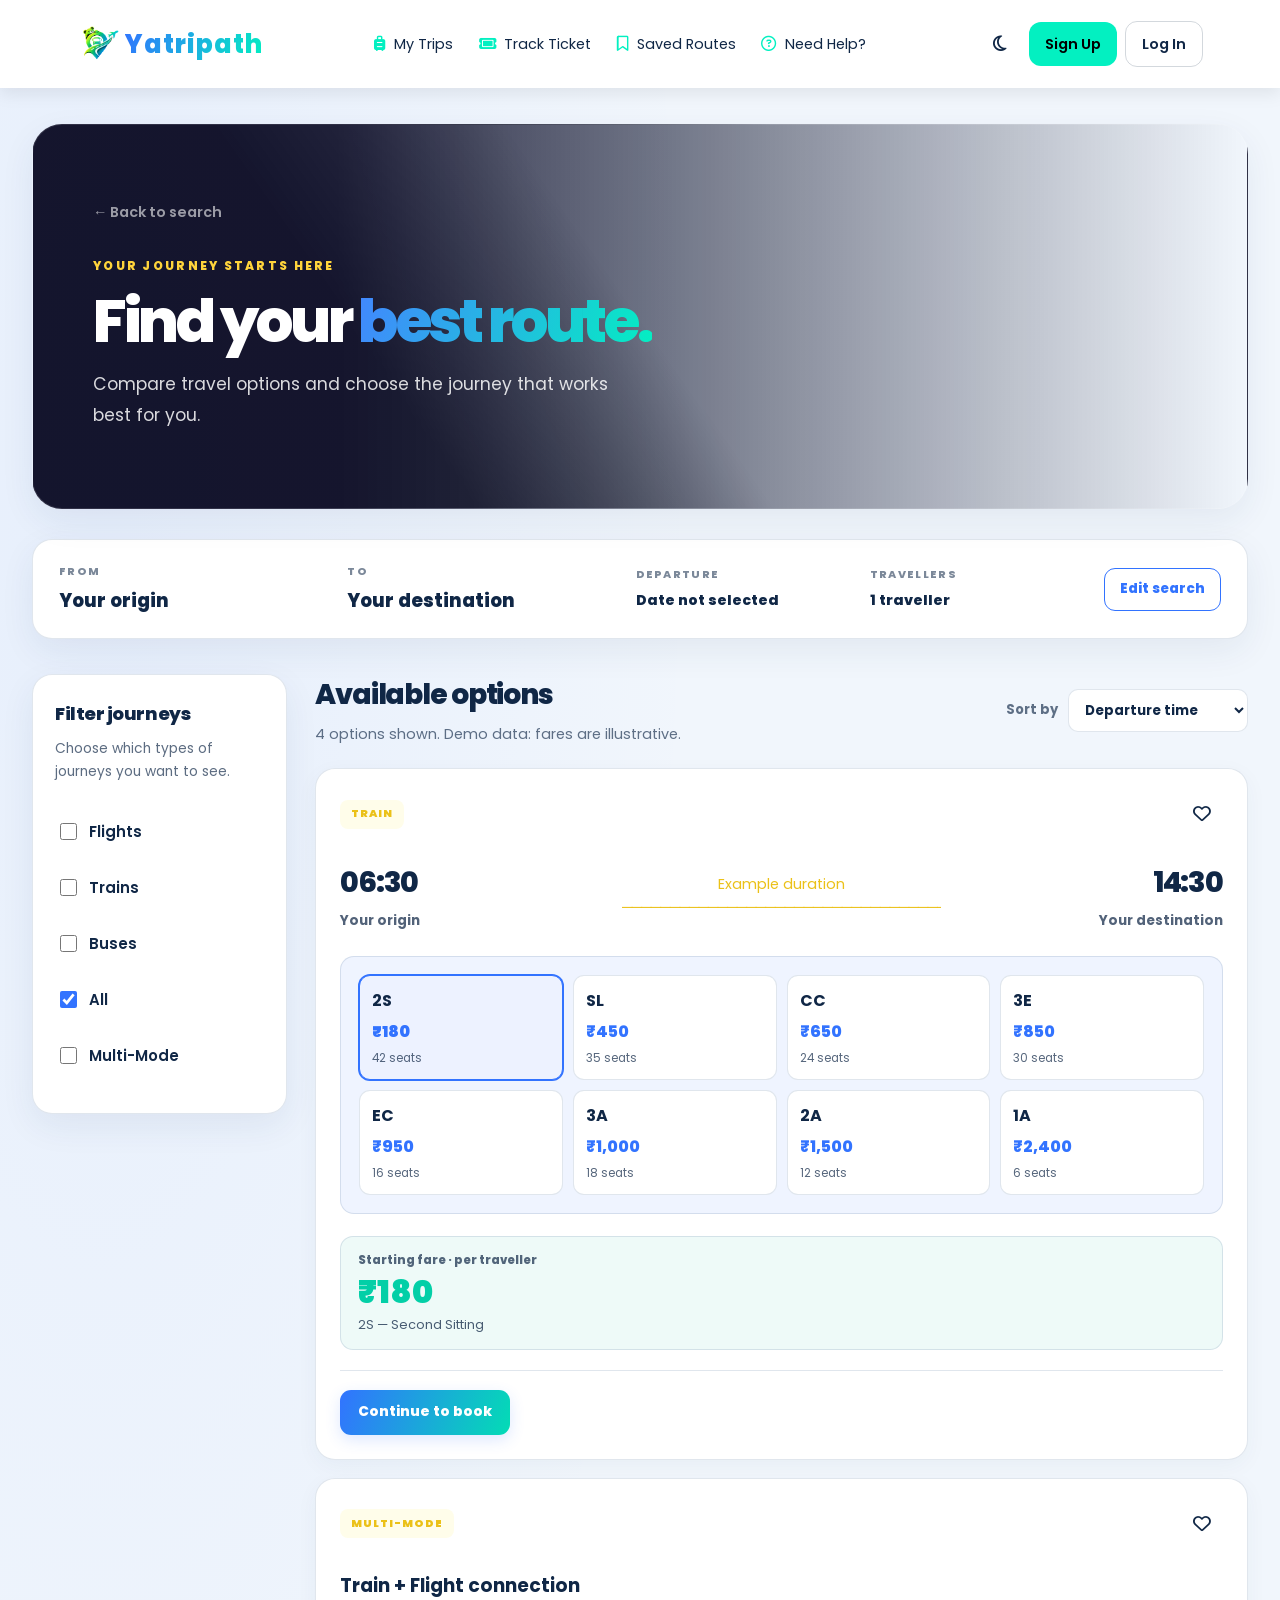
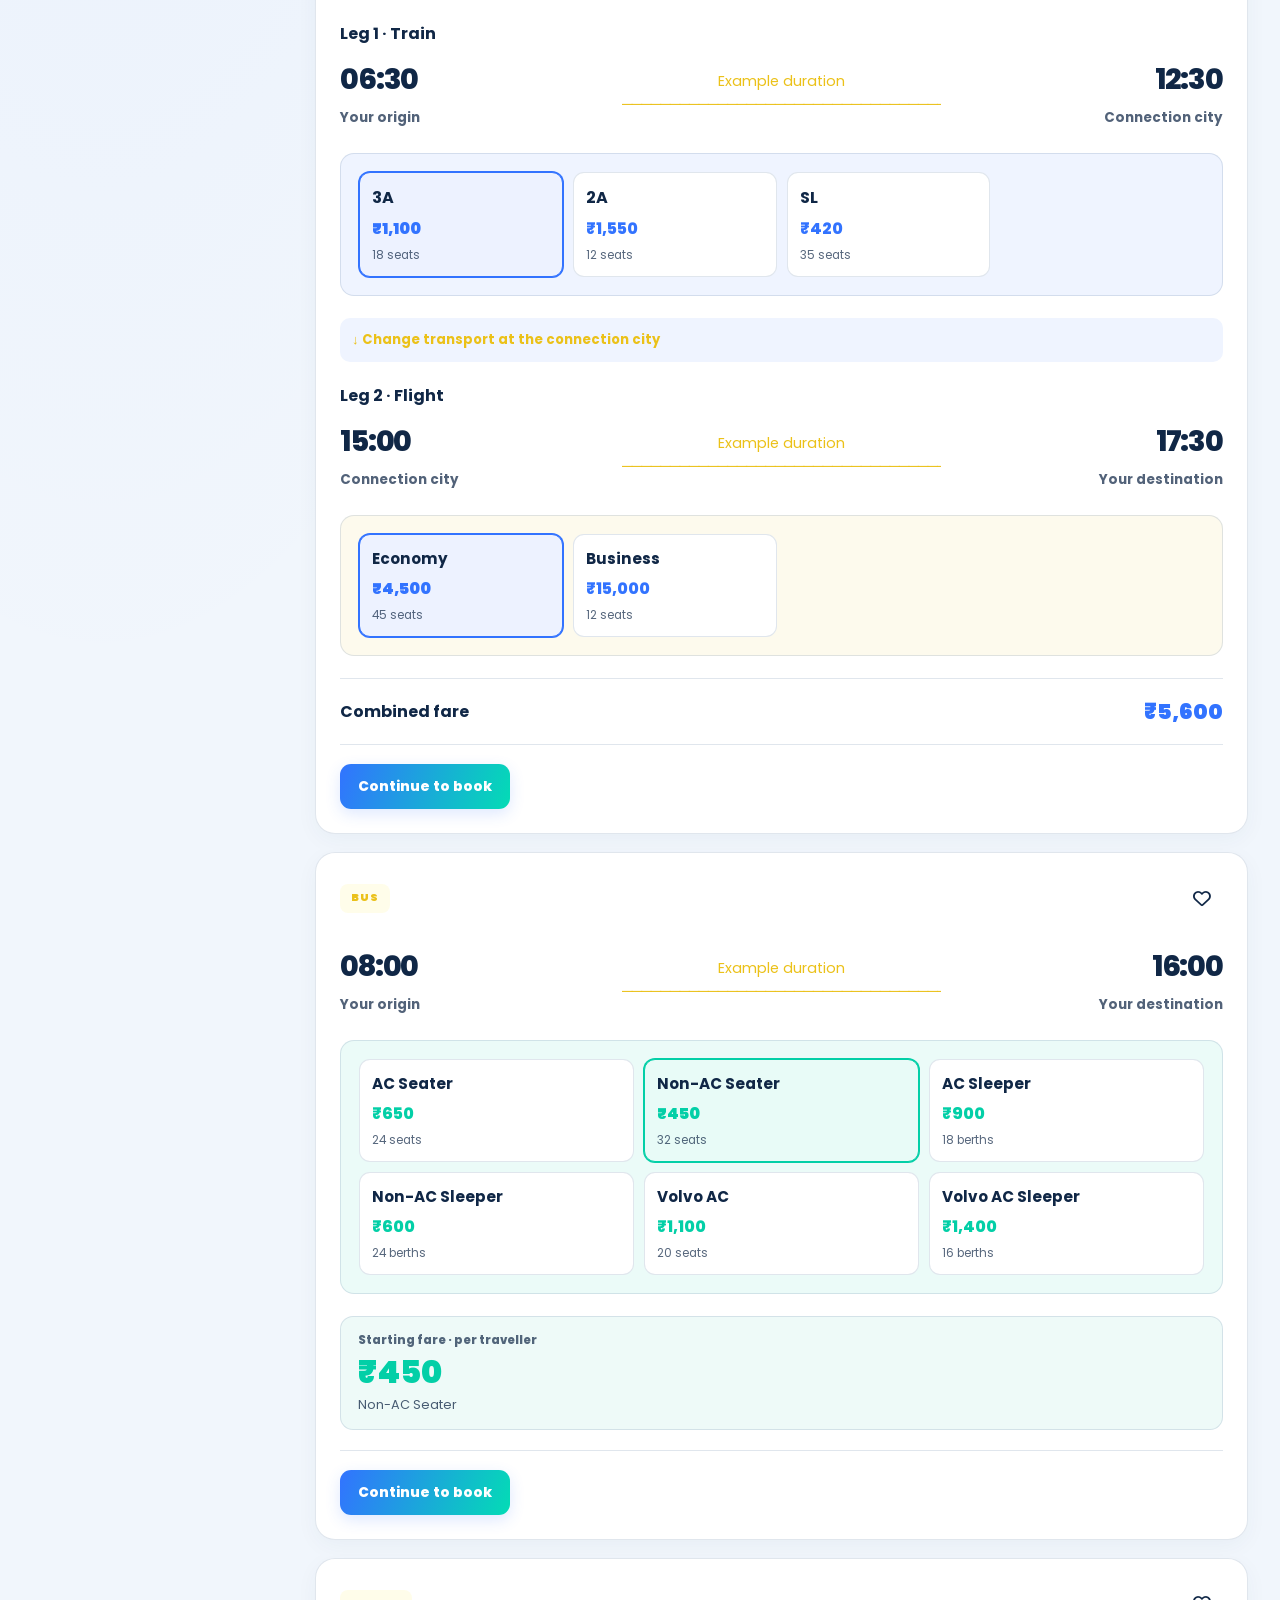
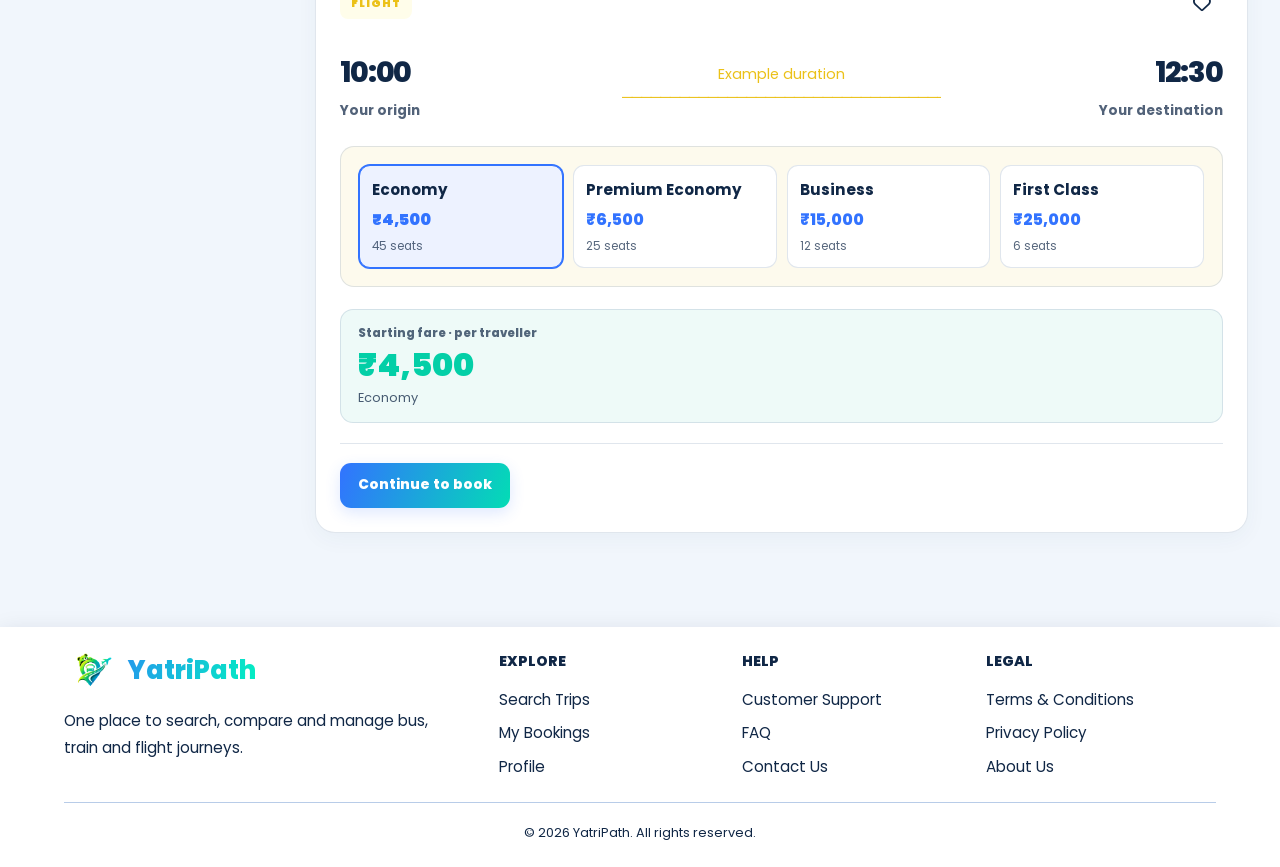
<file: search.html>
<!DOCTYPE html>
<html lang="en">
<head>
    <meta charset="UTF-8">
    <meta name="viewport" content="width=device-width, initial-scale=1.0">

    <title>Search Journeys | YatriPath</title>

    <link rel="stylesheet" href="style.css">
    <link rel="stylesheet" href="search.css">
</head>

<body>

    
<!-- HEADER --><!-- HEADER --><!-- HEADER --><!-- HEADER --><!-- HEADER --><!-- HEADER --><!-- HEADER -->
        <header>
            <nav class="NAVBAR">
                <div class="CONTAINER-FOR-LOGO">
                <!-- Brand -->
                    <a href="index.html" class="LOGO" aria-label="Yatripath home">
                        <img src="Images/logo.png" alt="Yatripath">
                    </a>
                    <a href="index.html" class="LOGO">Yatripath</a>
                </div>

    <button
        type="button"
        class="MOBILE-MENU-TOGGLE"
        id="mobile-menu-toggle"
        aria-label="Open navigation menu"
        aria-controls="nav-menu"
        aria-expanded="false">
        <i class="fa-solid fa-bars" aria-hidden="true"></i>
    </button>

     <div class="NAV-MENU" id="nav-menu">

        <!-- Navigation links -->
    <ul class="NAV-LINKS">
        <li>
            <a href="#">
                <i class="fa-solid fa-suitcase-rolling"></i>
                My Trips
            </a>
        </li>

        <li>
            <a href="#">
                <i class="fa-solid fa-ticket"></i>
                Track Ticket
            </a>
        </li>

        <li>
            <a href="#">
                <i class="fa-regular fa-bookmark"></i>
                Saved Routes
            </a>
        </li>

        <li>
            <a href="#">
                <i class="fa-regular fa-circle-question"></i>
                Need Help?
            </a>
        </li>
    </ul>

    <!-- Right-side actions -->
    <div class="NAV-ACTIONS">

        <button class="THEME-BTN" id="theme-toggle"
                type="button" aria-label="Switch to dark theme">
            <i class="fa-regular fa-moon"></i>
        </button>

        <a href="index.html#signup" class="SIGNUP-BTN">Sign Up</a>

        <a href="index.html#login" class="LOGIN-BTN">Log In</a>

    </div>

    </div>
            </nav>
        </header>

    <!-- MAIN CONTENT -->
    <main class="RESULTS-PAGE">

        <!-- SEARCH SUMMARY -->
        <section class="RESULTS-INTRO">

            <a href="index.html" class="BACK-LINK">
                ← Back to search
            </a>

            <p class="RESULTS-TAGLINE">
                YOUR JOURNEY STARTS HERE
            </p>

            <h1>Find your <span>best route.</span></h1>

            <p class="RESULTS-DESCRIPTION">
                Compare travel options and choose the journey
                that works best for you.
            </p>

        </section>

        <!-- JOURNEY DETAILS -->
        <section class="JOURNEY-SUMMARY" aria-label="Your search">

            <div class="SUMMARY-ITEM SUMMARY-FROM">
                <span>FROM</span>
                <strong id="result-origin">—</strong>
            </div>

            <div class="SUMMARY-ITEM SUMMARY-TO">
                <span>TO</span>
                <strong id="result-destination">—</strong>
            </div>

            <div class="SUMMARY-ITEM SUMMARY-DATE">
                <span>DEPARTURE</span>
                <strong id="result-date">—</strong>
            </div>

            <div class="SUMMARY-ITEM SUMMARY-TRAVELLERS">
                <span>TRAVELLERS</span>
                <strong id="result-travellers">1 passenger</strong>
            </div>

            <button
                type="button"
                class="EDIT-SEARCH-BTN"
                id="edit-search">
                Edit search
            </button>

        </section>

        <!-- FILTERS + RESULTS -->
        <section class="RESULTS-LAYOUT">

            <aside class="RESULTS-FILTERS">
    <h2>Filter journeys</h2>

    <p class="FILTER-HELP">
        Choose which types of journeys you want to see.
    </p>

    <label class="FILTER-OPTION">
        <input
            type="checkbox"
            name="transport-filter"
            data-filter-mode="flight"
            value="flight">
        <span>Flights</span>
    </label>

    <label class="FILTER-OPTION">
        <input
            type="checkbox"
            name="transport-filter"
            data-filter-mode="train"
            value="train">
        <span>Trains</span>
    </label>

    <label class="FILTER-OPTION">
        <input
            type="checkbox"
            name="transport-filter"
            data-filter-mode="bus"
            value="bus">
        <span>Buses</span>
    </label>

    <label class="FILTER-OPTION">
        <input
            type="checkbox"
            name="transport-filter"
            data-filter-mode="all"
            value="all"
            checked>
        <span>All</span>
    </label>

    <label class="FILTER-OPTION">
        <input
            type="checkbox"
            name="transport-filter"
            data-filter-mode="multimodal"
            value="multimodal">
        <span>Multi-Mode</span>
    </label>
            </aside>

            <div class="RESULTS-CONTENT">

                <div class="RESULTS-HEADING">
                    <div>
                        <h2>Available options</h2>
                        <p id="results-subtitle">
                            Explore your travel choices.
                        </p>
                    </div>

                    <label class="SORT-CONTROL">
                        <span>Sort by</span>
                        <select id="sort-results">
                            <option value="recommended">
                                Departure time
                            </option>
                            <option value="price">
                                Lowest price
                            </option>
                            <option value="duration">
                                Shortest duration
                            </option>
                        </select>
                    </label>
                </div>

                <!-- DEMO RESULT 1 -->
                <article class="JOURNEY-CARD" data-mode="train" data-departure="390" data-duration="480">

                    <div class="JOURNEY-CARD-TOP">
                        <span class="MODE-BADGE">TRAIN</span>
                        <button
                            type="button"
                            class="FAVOURITE-BTN"
                            aria-label="Mark as favourite"
                            aria-pressed="false"
                            title="Mark as favourite">
                            <i class="fa-regular fa-heart" aria-hidden="true"></i>
                        </button>
                    </div>

                    <div class="JOURNEY-ROUTE">
                        <div>
                            <strong>06:30</strong>
                            <span class="ROUTE-CITY" data-route-origin>
                                Origin
                            </span>
                        </div>

                        <div class="ROUTE-DURATION">
                            <small>Example duration</small>
                            <span>───────────────────────────────────</span>
                        </div>

                        <div>
                            <strong>14:30</strong>
                            <span class="ROUTE-CITY" data-route-destination>
                                Destination
                            </span>
                        </div>
                    </div>

                    <div class="TRAIN-CLASS-SECTION" data-class-section data-leg-mode="train">
                        <div class="TRAIN-CLASS-GRID">
                            <button type="button" class="TRAIN-CLASS-OPTION"
                                    data-class="2s" data-label="2S — Second Sitting" data-fare="180" data-seats="42" aria-pressed="false">
                                <strong>2S</strong>
                                <span>₹180</span>
                                <small>42 seats</small>
                            </button>

                            <button type="button" class="TRAIN-CLASS-OPTION"
                                    data-class="sl" data-label="SL — Sleeper" data-fare="450" data-seats="35" aria-pressed="false">
                                <strong>SL</strong>
                                <span>₹450</span>
                                <small>35 seats</small>
                            </button>

                            <button type="button" class="TRAIN-CLASS-OPTION is-selected"
                                    data-class="cc" data-label="CC — AC Chair Car" data-fare="650" data-seats="24" aria-pressed="true">
                                <strong>CC</strong>
                                <span>₹650</span>
                                <small>24 seats</small>
                            </button>

                            <button type="button" class="TRAIN-CLASS-OPTION"
                                    data-class="3e" data-label="3E — AC 3 Tier Economy" data-fare="850" data-seats="30" aria-pressed="false">
                                <strong>3E</strong>
                                <span>₹850</span>
                                <small>30 seats</small>
                            </button>

                            <button type="button" class="TRAIN-CLASS-OPTION"
                                    data-class="ec" data-label="EC — Executive Chair Car" data-fare="950" data-seats="16" aria-pressed="false">
                                <strong>EC</strong>
                                <span>₹950</span>
                                <small>16 seats</small>
                            </button>

                            <button type="button" class="TRAIN-CLASS-OPTION"
                                    data-class="3a" data-label="3A — AC 3 Tier" data-fare="1000" data-seats="18" aria-pressed="false">
                                <strong>3A</strong>
                                <span>₹1,000</span>
                                <small>18 seats</small>
                            </button>

                            <button type="button" class="TRAIN-CLASS-OPTION"
                                    data-class="2a" data-label="2A — AC 2 Tier" data-fare="1500" data-seats="12" aria-pressed="false">
                                <strong>2A</strong>
                                <span>₹1,500</span>
                                <small>12 seats</small>
                            </button>

                            <button type="button" class="TRAIN-CLASS-OPTION"
                                    data-class="1a" data-label="1A — AC First Class" data-fare="2400" data-seats="6" aria-pressed="false">
                                <strong>1A</strong>
                                <span>₹2,400</span>
                                <small>6 seats</small>
                            </button>
                        </div>
                    </div>

                    <div class="CARD-FARE" aria-live="polite">
                        <div class="CARD-FARE-INFO">
                            <span class="CARD-FARE-LABEL">Selected class fare</span>
                            <strong class="CARD-FARE-PRICE">—</strong>
                            <small class="CARD-FARE-CLASS">Choose a travel class</small>
                        </div>
                    </div>

                    <div class="JOURNEY-CARD-BOTTOM">

                        <button
                            type="button"
                            class="BOOK-BTN"
                            data-book-mode="train">
                            Continue to book
                        </button>
                    </div>

                </article>

                <!-- DEMO RESULT 2 -->
                <article class="JOURNEY-CARD" data-mode="bus" data-departure="480" data-duration="480">

                    <div class="JOURNEY-CARD-TOP">
                        <span class="MODE-BADGE">BUS</span>
                        <button
                            type="button"
                            class="FAVOURITE-BTN"
                            aria-label="Mark as favourite"
                            aria-pressed="false"
                            title="Mark as favourite">
                            <i class="fa-regular fa-heart" aria-hidden="true"></i>
                        </button>
                    </div>

                    <div class="JOURNEY-ROUTE">
                        <div>
                            <strong>08:00</strong>
                            <span class="ROUTE-CITY" data-route-origin>
                                Origin
                            </span>
                        </div>

                        <div class="ROUTE-DURATION">
                            <small>Example duration</small>
                            <span>───────────────────────────────────────────</span>
                        </div>

                        <div>
                            <strong>16:00</strong>
                            <span class="ROUTE-CITY" data-route-destination>
                                Destination
                            </span>
                        </div>
                    </div>

                    <div class="BUS-CLASS-SECTION" data-class-section data-leg-mode="bus">
                        <div class="BUS-CLASS-GRID">
                            <button type="button" class="BUS-CLASS-OPTION is-selected"
                                    data-class="ac-seater" data-label="AC Seater" data-fare="650" data-seats="24"
                                    aria-pressed="true">
                                <strong>AC Seater</strong>
                                <span>₹650</span>
                                <small>24 seats</small>
                            </button>

                            <button type="button" class="BUS-CLASS-OPTION"
                                    data-class="seater" data-label="Non-AC Seater" data-fare="450" data-seats="32"
                                    aria-pressed="false">
                                <strong>Non-AC Seater</strong>
                                <span>₹450</span>
                                <small>32 seats</small>
                            </button>

                            <button type="button" class="BUS-CLASS-OPTION"
                                    data-class="ac-sleeper" data-label="AC Sleeper" data-fare="900" data-seats="18"
                                    aria-pressed="false">
                                <strong>AC Sleeper</strong>
                                <span>₹900</span>
                                <small>18 berths</small>
                            </button>

                            <button type="button" class="BUS-CLASS-OPTION"
                                    data-class="sleeper" data-label="Non-AC Sleeper" data-fare="600" data-seats="24"
                                    aria-pressed="false">
                                <strong>Non-AC Sleeper</strong>
                                <span>₹600</span>
                                <small>24 berths</small>
                            </button>

                            <button type="button" class="BUS-CLASS-OPTION"
                                    data-class="volvo-ac" data-label="Volvo AC" data-fare="1100" data-seats="20"
                                    aria-pressed="false">
                                <strong>Volvo AC</strong>
                                <span>₹1,100</span>
                                <small>20 seats</small>
                            </button>

                            <button type="button" class="BUS-CLASS-OPTION"
                                    data-class="volvo-ac-sleeper" data-label="Volvo AC Sleeper" data-fare="1400" data-seats="16"
                                    aria-pressed="false">
                                <strong>Volvo AC Sleeper</strong>
                                <span>₹1,400</span>
                                <small>16 berths</small>
                            </button>
                        </div>
                    </div>

                    <div class="CARD-FARE" aria-live="polite">
                        <div class="CARD-FARE-INFO">
                            <span class="CARD-FARE-LABEL">Selected class fare</span>
                            <strong class="CARD-FARE-PRICE">—</strong>
                            <small class="CARD-FARE-CLASS">Choose a travel class</small>
                    </div>
                </div>

                    <div class="JOURNEY-CARD-BOTTOM">

                        <button
                            type="button"
                            class="BOOK-BTN"
                            data-book-mode="bus">
                            Continue to book
                        </button>
                    </div>

                </article>

                <!-- DEMO RESULT 3 -->
                <article class="JOURNEY-CARD" data-mode="flight" data-departure="600" data-duration="150">

                    <div class="JOURNEY-CARD-TOP">
                        <span class="MODE-BADGE">FLIGHT</span>
                        <button
                            type="button"
                            class="FAVOURITE-BTN"
                            aria-label="Mark as favourite"
                            aria-pressed="false"
                            title="Mark as favourite">
                            <i class="fa-regular fa-heart" aria-hidden="true"></i>
                        </button>
                    </div>

                    <div class="JOURNEY-ROUTE">
                        <div>
                            <strong>10:00</strong>
                            <span class="ROUTE-CITY" data-route-origin>
                                Origin
                            </span>
                        </div>

                        <div class="ROUTE-DURATION">
                            <small>Example duration</small>
                            <span>───────────────────────────────────────────</span>
                            
                        </div>

                        <div>
                            <strong>12:30</strong>
                            <span class="ROUTE-CITY" data-route-destination>
                                Destination
                            </span>
                        </div>
                    </div>

                    <div class="FLIGHT-CLASS-SECTION" data-class-section data-leg-mode="flight">
                        <div class="FLIGHT-CLASS-GRID">
                            <button type="button" class="FLIGHT-CLASS-OPTION is-selected"
                                    data-class="economy" data-label="Economy" data-fare="4500" data-seats="45"
                                    aria-pressed="true">
                                <strong>Economy</strong>
                                <span>₹4,500</span>
                                <small>45 seats</small>
                            </button>

                            <button type="button" class="FLIGHT-CLASS-OPTION"
                                    data-class="premium-economy" data-label="Premium Economy" data-fare="6500" data-seats="25"
                                    aria-pressed="false">
                                <strong>Premium Economy</strong>
                                <span>₹6,500</span>
                                <small>25 seats</small>
                            </button>

                            <button type="button" class="FLIGHT-CLASS-OPTION"
                                    data-class="business" data-label="Business" data-fare="15000" data-seats="12"
                                    aria-pressed="false">
                                <strong>Business</strong>
                                <span>₹15,000</span>
                                <small>12 seats</small>
                            </button>

                            <button type="button" class="FLIGHT-CLASS-OPTION"
                                    data-class="first-class" data-label="First Class" data-fare="25000" data-seats="6"
                                    aria-pressed="false">
                                <strong>First Class</strong>
                                <span>₹25,000</span>
                                <small>6 seats</small>
                            </button>
                        </div>
                    </div>

                    <div class="CARD-FARE" aria-live="polite">
                        <div class="CARD-FARE-INFO">
                            <span class="CARD-FARE-LABEL">Selected class fare</span>
                            <strong class="CARD-FARE-PRICE">—</strong>
                            <small class="CARD-FARE-CLASS">Choose a travel class</small>
                        </div>
                    </div>

                    <div class="JOURNEY-CARD-BOTTOM">

                        <button
                            type="button"
                            class="BOOK-BTN"
                            data-book-mode="flight">
                            Continue to book
                        </button>
                    </div>

                </article>

                <!-- MULTI-MODE DEMO ITINERARY -->
                <article class="JOURNEY-CARD"
                    data-mode="multimodal"
                    data-modes="train,flight"
                    data-itinerary="demo-train-flight"
                    data-departure="390"
                    data-duration="660">

    <div class="JOURNEY-CARD-TOP">
        <span class="MODE-BADGE">MULTI-MODE</span>
        <button
            type="button"
            class="FAVOURITE-BTN"
            aria-label="Mark as favourite"
            aria-pressed="false"
            title="Mark as favourite">
            <i class="fa-regular fa-heart" aria-hidden="true"></i>
        </button>
    </div>

    <h3>Train + Flight connection</h3>

    <!-- LEG 1: TRAIN -->
    <section class="ITINERARY-LEG" data-leg-mode="train">
        <h4>Leg 1 · Train</h4>

        <div class="JOURNEY-ROUTE">
            <div>
                <strong>06:30</strong>
                <span class="ROUTE-CITY" data-route-origin>Origin</span>
            </div>

            <div class="ROUTE-DURATION">
                <small>Example duration</small>
                            <span>───────────────────────────────────────────</span>
            </div>

            <div>
                <strong>12:30</strong>
                <span class="ROUTE-CITY">Connection city</span>
            </div>
        </div>

        <div class="TRAIN-CLASS-SECTION" data-class-section>
            <div class="TRAIN-CLASS-GRID">
                <button type="button" class="TRAIN-CLASS-OPTION is-selected"
                        data-class="3a" data-label="3A — AC 3 Tier" data-fare="1100" data-seats="18"
                        aria-pressed="true">
                    <strong>3A</strong>
                    <span>₹1,100</span>
                    <small>18 seats</small>
                </button>

                <button type="button" class="TRAIN-CLASS-OPTION"
                        data-class="2a" data-label="2A — AC 2 Tier" data-fare="1550" data-seats="12"
                        aria-pressed="false">
                    <strong>2A</strong>
                    <span>₹1,550</span>
                    <small>12 seats</small>
                </button>

                <button type="button" class="TRAIN-CLASS-OPTION"
                        data-class="sl" data-label="SL — Sleeper" data-fare="420" data-seats="35"
                        aria-pressed="false">
                    <strong>SL</strong>
                    <span>₹420</span>
                    <small>35 seats</small>
                </button>
            </div>
        </div>
    </section>

    <p class="ITINERARY-TRANSFER">
        <span aria-hidden="true">↓</span>
        Change transport at the connection city
    </p>

    <!-- LEG 2: FLIGHT -->
    <section class="ITINERARY-LEG" data-leg-mode="flight">
        <h4>Leg 2 · Flight</h4>

        <div class="JOURNEY-ROUTE">
            <div>
                <strong>15:00</strong>
                <span class="ROUTE-CITY">Connection city</span>
            </div>

            <div class="ROUTE-DURATION">
                <small>Example duration</small>
                            <span>───────────────────────────────────────────</span>
                
            </div>

            <div>
                <strong>17:30</strong>
                <span class="ROUTE-CITY" data-route-destination>Destination</span>
            </div>
        </div>

        <div class="FLIGHT-CLASS-SECTION" data-class-section>
            <div class="FLIGHT-CLASS-GRID">
                <button type="button" class="FLIGHT-CLASS-OPTION is-selected"
                        data-class="economy" data-label="Economy" data-fare="4500" data-seats="45"
                        aria-pressed="true">
                    <strong>Economy</strong>
                    <span>₹4,500</span>
                    <small>45 seats</small>
                </button>

                <button type="button" class="FLIGHT-CLASS-OPTION"
                        data-class="business" data-label="Business" data-fare="15000" data-seats="12"
                        aria-pressed="false">
                    <strong>Business</strong>
                    <span>₹15,000</span>
                    <small>12 seats</small>
                </button>
            </div>
        </div>
    </section>

    <div class="ITINERARY-TOTAL">
        <span>Combined fare</span>
        <strong data-itinerary-total>₹5,600</strong>
    </div>

    <div class="JOURNEY-CARD-BOTTOM">

        <button type="button" class="BOOK-BTN" data-book-mode="multimodal">
            Continue to book
        </button>
    </div>
                </article>

            </div>

        </section>

    </main>

         
<footer class="SITE-FOOTER">
    <div class="FOOTER-MAIN">

        <!-- Brand -->
        <div class="FOOTER-BRAND">
            <a href="index.html" class="FOOTER-LOGO">
                <!-- Use the same logo image path as your navbar -->
                <img src="Images/logo.png" alt="YatriPath logo">
                <span>Yatri<span class="FOOTER-LOGO-ACCENT">Path</span></span>
            </a>

            <p>
                One place to search, compare and manage bus,
                train and flight journeys.
            </p>
        </div>

        <!-- Explore -->
        <div class="FOOTER-COLUMN">
            <h3>EXPLORE</h3>
            <a href="search.html">Search Trips</a>
            <a href="#" id="footer-bookings">My Bookings</a>
            <a href="#" id="footer-profile">Profile</a>
        </div>

        <!-- Help -->
        <div class="FOOTER-COLUMN">
            <h3>HELP</h3>
            <a href="#">Customer Support</a>
            <a href="#">FAQ</a>
            <a href="#">Contact Us</a>
        </div>

        <!-- Legal -->
        <div class="FOOTER-COLUMN">
            <h3>LEGAL</h3>
            <a href="terms.html">Terms &amp; Conditions</a>
            <a href="privacy.html">Privacy Policy</a>
            <a href="#">About Us</a>
        </div>

    </div>

    <div class="FOOTER-BOTTOM">
        <p>© 2026 YatriPath. All rights reserved.</p>
    </div>
</footer>

      <script src="api.js"></script>
      <script src="search.js"></script>
    </body>
</html>
</file>
<file: search.css>
/* =========================================
   YATRIPATH — SEARCH RESULTS PAGE
   Polished travel-search interface
   ========================================= */

:root {
    --search-accent: #3273ff;
    --search-accent-dark: #2059dc;
    --search-teal: #03cfa7;
    --search-gold: #ebc119;
    --search-radius: 20px;
    --search-border: rgba(100, 130, 165, 0.20);
    --search-shadow: 0 12px 35px rgba(30, 60, 100, 0.07);
}

/* ---------- PAGE FOUNDATION ---------- */

html {
    scroll-behavior: smooth;
}

body {
    min-height: 100vh;
    margin: 0;
    background:
        radial-gradient(
            ellipse at 8% 12%,
            rgba(50, 115, 255, 0.055),
            transparent 36%
        ),
        var(--background-color);
    color: var(--text-color);
}

button,
input,
select {
    font: inherit;
}

button,
select,
a,
label {
    -webkit-tap-highlight-color: transparent;
}

button {
    cursor: pointer;
}

button:focus-visible,
a:focus-visible,
input:focus-visible,
select:focus-visible {
    outline: 3px solid var(--search-accent);
    outline-offset: 4px;
}

[hidden] {
    display: none !important;
}

/* ---------- MAIN CONTENT ---------- */

.RESULTS-PAGE {
    width: min(100% - 64px, 1320px);
    margin: 0 auto;
    padding: 36px 0 76px;
}

.RESULTS-PAGE h1,
.RESULTS-PAGE h2,
.RESULTS-PAGE h3,
.RESULTS-PAGE p {
    overflow-wrap: anywhere;
}

.RESULTS-PAGE h1,
.RESULTS-PAGE h2,
.RESULTS-PAGE h3,
.RESULTS-PAGE p {
    margin-top: 0;
}

/* ---------- INTRO / HERO ---------- */

.RESULTS-INTRO {
    position: relative;
    isolation: isolate;
    overflow: hidden;
    margin-bottom: 30px;
    min-height: 385px;
    padding: 64px 60px;

    display: flex;
    flex-direction: column;
    justify-content: center;
    align-items: flex-start;

    border: 1px solid rgba(255, 255, 255, 0.12);
    border-radius: 30px;
    box-shadow: var(--search-shadow);

    background:
        linear-gradient(
            90deg,
            rgba(1, 1, 30, 0.805) 25%,
            rgba(1, 6, 33, 0.558) 50%,
            rgba(4, 4, 137, 0) 100%
        ),
        linear-gradient(
            55deg,
            rgba(0, 0, 0, 0.586) 30%,
            rgba(0, 255, 204, 0) 50%
        ),
        url("https://static.vecteezy.com/system/resources/thumbnails/037/248/582/small_2x/ai-generated-travelling-to-thailand-advertisment-background-with-copy-space-free-photo.jpg") center / cover no-repeat;

    color: #ffffff;
}

.RESULTS-INTRO .BACK-LINK {
    color: rgba(255, 255, 255, 0.8);
}

.RESULTS-INTRO .RESULTS-TAGLINE {
    color: #ffd43b;
}

.RESULTS-INTRO h1 {
    color: #ffffff;
}

.RESULTS-INTRO h1 span {
    background: linear-gradient(110deg, #4385ff, #03f0c1);
    -webkit-background-clip: text;
    background-clip: text;
    color: transparent;
    -webkit-text-fill-color: transparent;
}

.RESULTS-INTRO .RESULTS-DESCRIPTION {
    color: rgba(255, 255, 255, 0.84);
    opacity: 1;
}



@media (max-width: 768px) {
    .RESULTS-INTRO {
        min-height: 340px;
        padding: 36px 26px;
        border-radius: 22px;
        background-position: center;
    }
}

.BACK-LINK {
    display: inline-flex;
    align-items: center;
    gap: 8px;
    margin-bottom: 34px;
    color: var(--text-color);
    opacity: 0.72;
    font-size: 0.9rem;
    font-weight: 600;
    text-decoration: none;
    transition: color 0.2s ease, opacity 0.2s ease;
}

.BACK-LINK:hover {
    color: var(--search-teal);
    opacity: 1;
}

.RESULTS-TAGLINE {
    margin-bottom: 13px;
    color: var(--search-gold);
    font-size: 0.75rem;
    font-weight: 800;
    letter-spacing: 0.19em;
}

.RESULTS-INTRO h1 {
    max-width: 680px;
    margin-bottom: 15px;
    font-size: clamp(2.1rem, 4.7vw, 3.8rem);
    font-weight: 800;
    letter-spacing: -0.055em;
    line-height: 1.1;
}

.RESULTS-DESCRIPTION {
    max-width: 540px;
    margin-bottom: 0;
    font-size: clamp(0.95rem, 1.5vw, 1.08rem);
    line-height: 1.8;
    opacity: 0.73;
}

/* ---------- JOURNEY SUMMARY ---------- */

.JOURNEY-SUMMARY {
    display: grid;
    grid-template-columns:
        minmax(0, 1fr)
        minmax(0, 1fr)
        minmax(110px, 0.8fr)
        minmax(110px, 0.8fr)
        auto;

    grid-template-areas: "origin destination date travellers edit";
    align-items: center;
    gap: 18px;

    margin-bottom: 35px;
    padding: 24px 26px;

    border: 1px solid var(--search-border);
    border-radius: var(--search-radius);
    background: var(--tertiary-color);
    box-shadow: var(--search-shadow);
}

.SUMMARY-FROM {
    grid-area: origin;
}


.SUMMARY-TO {
    grid-area: destination;
}

.SUMMARY-DATE {
    grid-area: date;
}

.SUMMARY-TRAVELLERS {
    grid-area: travellers;
}

.EDIT-SEARCH-BTN {
    grid-area: edit;
    justify-self: end;
}

.SUMMARY-ITEM {
    display: flex;
    min-width: 0;
    flex-direction: column;
    gap: 7px;
}

.SUMMARY-ITEM > span {
    color: var(--text-color);
    opacity: 0.55;
    font-size: 0.68rem;
    font-weight: 800;
    letter-spacing: 0.12em;
}

.SUMMARY-ITEM strong {
    overflow-wrap: anywhere;
    color: var(--text-color);
    font-size: 1rem;
    font-weight: 750;
}

#result-origin,
#result-destination {
    font-size: clamp(0.95rem, 1.5vw, 1.15rem);
}

#result-date,
#result-travellers {
    font-size: 0.88rem;
}


.EDIT-SEARCH-BTN {
    min-height: 43px;
    padding: 10px 15px;
    border: 1px solid var(--search-accent);
    border-radius: 11px;
    background: transparent;
    color: var(--search-accent);
    font-size: 0.85rem;
    font-weight: 750;
    white-space: nowrap;
    transition:
        background 0.2s ease,
        color 0.2s ease,
        transform 0.2s ease;
}

.EDIT-SEARCH-BTN:hover {
    background: var(--search-accent);
    color: #fff;
    transform: translateY(-1px);
}

/* ---------- FILTER + RESULTS LAYOUT ---------- */

.RESULTS-LAYOUT {
    display: grid;
    grid-template-columns: 255px minmax(0, 1fr);
    align-items: start;
    gap: 28px;
}

.RESULTS-FILTERS {
    position: sticky;
    top: 24px;
    padding: 25px 22px;
    border: 1px solid var(--search-border);
    border-radius: var(--search-radius);
    background: var(--tertiary-color);
    box-shadow: var(--search-shadow);
}

.RESULTS-FILTERS h2 {
    margin-bottom: 10px;
    font-size: 1.13rem;
    font-weight: 800;
    letter-spacing: -0.025em;
}

.FILTER-HELP {
    margin-bottom: 24px;
    font-size: 0.86rem;
    line-height: 1.7;
    opacity: 0.68;
}

.FILTER-OPTION {
    display: flex;
    align-items: center;
    gap: 12px;
    margin: 0 -5px 8px;
    padding: 12px 9px;
    border: 1px solid transparent;
    border-radius: 11px;
    cursor: pointer;
    font-size: 0.93rem;
    font-weight: 600;
    transition:
        background 0.2s ease,
        border-color 0.2s ease;
}

.FILTER-OPTION:hover {
    border-color: var(--search-border);
    background: rgba(50, 115, 255, 0.045);
}

.FILTER-OPTION input {
    width: 17px;
    height: 17px;
    margin: 0;
    accent-color: var(--search-accent);
    cursor: pointer;
}


/* ---------- RESULTS HEADING ---------- */

.RESULTS-CONTENT {
    min-width: 0;
}

.RESULTS-HEADING {
    display: flex;
    align-items: center;
    justify-content: space-between;
    gap: 20px;
    margin-bottom: 22px;
}

.RESULTS-HEADING h2 {
    margin-bottom: 7px;
    font-size: clamp(1.35rem, 2.5vw, 1.75rem);
    font-weight: 800;
    letter-spacing: -0.04em;
    
}

.RESULTS-HEADING p {
    margin-bottom: 0;
    font-size: 0.9rem;
    line-height: 1.6;
    opacity: 0.65;
}

.SORT-CONTROL {
    display: flex;
    align-items: center;
    gap: 10px;
    flex-shrink: 0;
    font-size: 0.82rem;
    font-weight: 650;
}

.SORT-CONTROL > span {
    opacity: 0.65;
}

.SORT-CONTROL select {
    max-width: 180px;
    min-height: 43px;
    padding: 9px 32px 9px 12px;
    border: 1px solid var(--search-border);
    border-radius: 10px;
    background: var(--tertiary-color);
    color: var(--text-color);
    cursor: pointer;
}

/* ---------- JOURNEY CARDS ---------- */

.JOURNEY-CARD {
    position: relative;
    min-width: 0;
    margin-bottom: 18px;
    padding: 24px;
    border: 1px solid var(--search-border);
    border-radius: var(--search-radius);
    background: var(--tertiary-color);
    color: var(--text-color);
    box-shadow: 0 6px 22px rgba(30, 60, 100, 0.045);
    transition:
        transform 0.22s ease,
        border-color 0.22s ease,
        box-shadow 0.22s ease;
}

.JOURNEY-CARD:hover {
    transform: translateY(-3px);
    border-color: rgba(50, 115, 255, 0.38);
    box-shadow: 0 15px 36px rgba(30, 60, 100, 0.10);
}

.JOURNEY-CARD-TOP {
    display: flex;
    flex-wrap: wrap;
    align-items: center;
    justify-content: space-between;
    gap: 10px;
    margin-bottom: 26px;
}

.MODE-BADGE{
    display: inline-flex;
    align-items: center;
    justify-content: center;
    min-height: 29px;
    padding: 6px 11px;
    border-radius: 8px;
    font-size: 0.68rem;
    font-weight: 850;
    letter-spacing: 0.09em;
    background: rgba(255, 231, 50, 0.1);
    color: var(--search-gold);
}

.JOURNEY-ROUTE {
    display: grid;
    grid-template-columns: minmax(75px, 1fr) minmax(90px, 1.2fr) minmax(75px, 1fr);
    align-items: center;
    gap: 16px;
    margin-bottom: 25px;
}

.JOURNEY-ROUTE > div:first-child,
.JOURNEY-ROUTE > div:last-child {
    display: flex;
    min-width: 0;
    flex-direction: column;
    gap: 7px;
}

.JOURNEY-ROUTE > div:last-child {
    text-align: right;
}

.JOURNEY-ROUTE > div > strong {
    color: var(--text-color);
    font-size: clamp(1.3rem, 2.4vw, 1.8rem);
    font-weight: 800;
    letter-spacing: -0.04em;
}

.ROUTE-CITY {
    overflow-wrap: anywhere;
    font-size: 0.84rem;
    font-weight: 650;
    opacity: 0.72;
}

.ROUTE-DURATION {
    display: flex;
    min-width: 0;
    flex-direction: column;
    align-items: center;
    gap: 0px;
}

.ROUTE-DURATION > span {
    overflow: hidden;
    max-width: 100%;
    color: var(--search-gold);
    font-size: 0.95rem;
    letter-spacing: -0.08em;
    white-space: nowrap;
}

.ROUTE-DURATION small {
    color: var(--search-gold);
    font-size: 0.9rem;
    text-align: center;
    opacity: 1;
}

.JOURNEY-CARD-BOTTOM {
    display: flex;
    align-items: center;
    justify-content: space-between;
    gap: 18px;
    padding-top: 19px;
    border-top: 1px solid var(--search-border);
}

.JOURNEY-CARD-BOTTOM > p {
    margin-bottom: 0;
    font-size: 0.82rem;
    line-height: 1.6;
    opacity: 0.68;
    color: var(--search-gold);
}

.BOOK-BTN {
    display: inline-flex;
    align-items: center;
    justify-content: center;
    flex-shrink: 0;
    min-height: 45px;
    padding: 12px 18px;
    border: 0;
    border-radius: 11px;
    background: linear-gradient(
        110deg,
        #3273ff,
        #03dcb5
    );
    color: #FFFFFF;
    font-size: 0.86rem;
    font-weight: 800;
    text-decoration: none;
    box-shadow: 0 5px 15px rgba(50, 115, 255, 0.16);
    transition:
        transform 0.2s ease,
        box-shadow 0.2s ease,
        filter 0.2s ease;
}

.BOOK-BTN:hover {
    transform: translateY(-2px);
    box-shadow: 0 9px 22px rgba(50, 115, 255, 0.25);
    filter: saturate(1.1);
}

.BOOK-BTN:active {
    transform: translateY(0);
}

/* ---------- FOOTER ---------- */

.SITE-FOOTER {
    margin-top: 0;
}

/* ---------- DARK THEME ---------- */

[data-theme="dark"] body {
    background:
        radial-gradient(
            ellipse at 8% 12%,
            rgba(50, 115, 255, 0.10),
            transparent 38%
        ),
        var(--background-color);
}

[data-theme="dark"] .RESULTS-INTRO {
    border-color: rgba(255, 255, 255, 0.10);
}

[data-theme="dark"] .JOURNEY-SUMMARY,
[data-theme="dark"] .RESULTS-FILTERS,
[data-theme="dark"] .JOURNEY-CARD {
    border-color: rgba(255, 255, 255, 0.10);
    box-shadow: 0 8px 28px rgba(0, 0, 0, 0.16);
}

[data-theme="dark"] .FILTER-OPTION:hover {
    background: rgba(255, 255, 255, 0.045);
}

[data-theme="dark"] .FILTER-NOTE {
    background: rgba(50, 115, 255, 0.12);
}

[data-theme="dark"] .MODE-BADGE {
    background: rgba(50, 115, 255, 0.16);
}

[data-theme="dark"] .JOURNEY-CARD:hover {
    border-color: rgba(3, 240, 193, 0.42);
    box-shadow: 0 14px 32px rgba(0, 0, 0, 0.25);
}

[data-theme="dark"] .SORT-CONTROL select {
    color-scheme: dark;
}

/* ---------- TABLET ---------- */

@media (max-width: 1050px) {
    .RESULTS-PAGE {
        width: min(100% - 40px, 900px);
    }

    .JOURNEY-SUMMARY {
    grid-template-columns:
        minmax(0, 1fr)
        minmax(0, 1fr)
        auto;
    grid-template-areas:
        "origin destination edit"
        "date travellers edit";
    align-items: center;
    gap: 18px 14px;
}


    .EDIT-SEARCH-BTN {
        justify-self: end;
        align-self: center;
    }

    .RESULTS-LAYOUT {
        grid-template-columns: 220px minmax(0, 1fr);
        gap: 20px;
    }

    .RESULTS-FILTERS {
        padding: 20px 16px;
    }

    .JOURNEY-CARD {
        padding: 20px;
    }
}

/* ---------- MOBILE ---------- */

@media (max-width: 700px) {
    .RESULTS-PAGE {
        width: calc(100% - 30px);
        padding: 22px 0 45px;
    }

    .RESULTS-INTRO {
        margin-bottom: 20px;
        padding: 25px 22px 30px;
        border-radius: 22px;
    }

    .RESULTS-INTRO::after {
        top: 35px;
        right: -5px;
        font-size: 130px;
    }

    .BACK-LINK {
        margin-bottom: 28px;
    }

    .RESULTS-INTRO h1 {
        max-width: 430px;
        font-size: clamp(2rem, 8vw, 3rem);
    }

    .RESULTS-DESCRIPTION {
        max-width: 400px;
    }

    .JOURNEY-SUMMARY {
    grid-template-columns: minmax(0, 1fr) minmax(0, 1fr);
    grid-template-areas:
        "origin destination"
        "date travellers"
        "edit edit";
    gap: 16px 10px;
    margin-bottom: 25px;
    padding: 20px 16px;
    border-radius: 17px;
}
.SUMMARY-DATE,
    .SUMMARY-TRAVELLERS {
        padding-top: 15px;
        border-top: 1px solid var(--search-border);
    }
    

    .EDIT-SEARCH-BTN {
        grid-area: edit;
        justify-self: stretch;
        align-self: stretch;
        grid-column: auto;
        width: 100%;
        min-width: 0;
        margin: 0;
    }   

    .SUMMARY-ITEM > span {
        font-size: 0.62rem;
    }

    .SUMMARY-ITEM strong {
        font-size: 0.88rem;
    }

    .RESULTS-LAYOUT {
        grid-template-columns: minmax(0, 1fr);
        gap: 22px;
    }

    .RESULTS-FILTERS {
        position: static;
        padding: 20px;
    }

    .RESULTS-FILTERS h2 {
        margin-bottom: 6px;
    }

    .FILTER-HELP {
        margin-bottom: 14px;
    }

    .FILTER-OPTION {
        display: inline-flex;
        margin: 3px 5px 3px 0;
        padding: 10px;
        border-color: var(--search-border);
    }

    .FILTER-DIVIDER {
        margin: 17px 0;
    }

    .RESULTS-HEADING {
        align-items: flex-start;
        flex-direction: column;
        gap: 15px;
        margin-bottom: 17px;
    }

    .SORT-CONTROL {
        width: 100%;
        justify-content: space-between;
    }

    .SORT-CONTROL select {
        flex: 1;
        max-width: 230px;
    }

    .JOURNEY-CARD {
        padding: 18px;
        border-radius: 17px;
    }

    .JOURNEY-CARD-TOP {
        margin-bottom: 23px;
    }

    .JOURNEY-ROUTE {
        grid-template-columns: minmax(0, 1fr) minmax(65px, 0.8fr) minmax(0, 1fr);
        gap: 8px;
        margin-bottom: 21px;
    }

    .JOURNEY-ROUTE > div > strong {
        font-size: clamp(1.25rem, 5vw, 1.65rem);
    }

    .ROUTE-CITY {
        font-size: 0.76rem;
    }

    .ROUTE-DURATION > span {
        font-size: 0.75rem;
    }

    .ROUTE-DURATION small {
        font-size: 0.65rem;
    }

    .JOURNEY-CARD-BOTTOM {
        align-items: stretch;
        flex-direction: column;
        gap: 15px;
        padding-top: 16px;
    }

    .BOOK-BTN {
        width: 100%;
    }

    .RESULTS-FOOTNOTE {
        padding: 14px;
    }
}


/* ===== SELECTED CLASS FARE ===== */

.CARD-FARE {
    display: flex;
    align-items: center;
    justify-content: space-between;
    gap: 14px;

    margin: 0 0 20px;
    padding: 15px 17px;

    border: 1px solid var(--search-border);
    border-radius: 13px;
    background: rgba(15, 179, 149, 0.07);
}

.CARD-FARE-INFO {
    display: flex;
    flex-direction: column;
    gap: 5px;
    min-width: 0;
}

.CARD-FARE-LABEL {
    font-size: 0.72rem;
    font-weight: 750;
    opacity: 0.7;
}

.CARD-FARE-PRICE {
    color: var(--search-teal);
    font-size: clamp(1.5rem, 3vw, 2rem);
    font-weight: 900;
    line-height: 1.15;
    overflow-wrap: anywhere;
}

.CARD-FARE-CLASS {
    font-size: 0.8rem;
    opacity: 0.75;
}

@media (max-width: 380px) {
    .CARD-FARE {
        align-items: flex-start;
        flex-direction: column;
    }
}


/* ---------- SMALL MOBILE ---------- */

@media (max-width: 380px) {
    .RESULTS-PAGE {
        width: calc(100% - 22px);
    }

    .RESULTS-INTRO {
        padding: 22px 17px 25px;
    }

    .JOURNEY-SUMMARY {
        gap: 14px 7px;
        padding: 17px 12px;
    }

    .JOURNEY-CARD {
        padding: 15px 12px;
    }

    .MODE-BADGE,
    .DEMO-BADGE {
        font-size: 0.61rem;
        padding: 6px 8px;
    }
}

/* ---------- REDUCED MOTION ---------- */

@media (prefers-reduced-motion: reduce) {
    html {
        scroll-behavior: auto;
    }

    *,
    *::before,
    *::after {
        transition-duration: 0.01ms !important;
        animation-duration: 0.01ms !important;
    }
}

/* FAVOURITE ROUTE BUTTON */

.JOURNEY-CARD-TOP {
    position: relative;
}

.FAVOURITE-BTN {
    position: relative;
    display: inline-grid;
    place-items: center;
    width: 42px;
    height: 42px;
    margin-left: auto;
    border: none;
    border-radius: 50%;
    background: var(--tertiary-color);
    color: var(--text-color);
    font-size: 1.1rem;
    cursor: pointer;
}

.FAVOURITE-BTN:hover {
    color: #e34d76;
}

.FAVOURITE-BTN[aria-pressed="true"] {
    color: #e34d76;
}

.FAVOURITE-BTN[aria-pressed="true"] i {
    font-weight: 900;
}

/* Tooltip ABOVE the favourite icon */

/* Anchor favourite tooltip to the right so it stays inside the card */
.FAVOURITE-BTN::after {
    content: attr(title);
    position: absolute;
    bottom: calc(100% + 9px);
    right: 0;
    left: auto;
    z-index: 20;
    width: max-content;
    max-width: 180px;
    padding: 7px 10px;
    border-radius: 7px;
    background: #102746;
    color: #ffffff;
    font-size: 0.72rem;
    font-weight: 600;
    line-height: 1.3;
    white-space: normal;
    opacity: 0;
    visibility: hidden;
    pointer-events: none;
    transform: translateY(4px);
    transition: opacity 0.15s ease, transform 0.15s ease;
}

.FAVOURITE-BTN:hover::after,
.FAVOURITE-BTN:focus-visible::after {
    opacity: 1;
    visibility: visible;
    transform: translateY(0);
}
/* =========================================
   TRAIN CLASS OPTIONS
========================================= */

.TRAIN-CLASS-SECTION {
    margin: 8px 0 22px;
    padding: 18px;
    border: 1px solid var(--search-border);
    border-radius: 14px;
    background: color-mix(
        in srgb,
        var(--tertiary-color) 92%,
        var(--search-accent) 8%
    );
}

.TRAIN-CLASS-GRID {
    display: grid;
    grid-template-columns: repeat(4, minmax(0, 1fr));
    gap: 10px;
}

.TRAIN-CLASS-OPTION {
    display: flex;
    flex-direction: column;
    align-items: flex-start;
    gap: 6px;
    min-width: 0;
    padding: 12px;
    border: 1px solid var(--search-border);
    border-radius: 11px;
    background: var(--tertiary-color);
    color: var(--text-color);
    text-align: left;
    cursor: pointer;
}

.TRAIN-CLASS-OPTION strong,
.TRAIN-CLASS-OPTION span,
.TRAIN-CLASS-OPTION small {
    overflow-wrap: anywhere;
}

.TRAIN-CLASS-OPTION strong {
    font-size: 1rem;
}

.TRAIN-CLASS-OPTION span {
    font-weight: 800;
    color: var(--search-accent);
}

.TRAIN-CLASS-OPTION small {
    font-size: 0.72rem;
    color: var(--text-color);
    opacity: 0.7;
}

.TRAIN-CLASS-OPTION:hover,
.TRAIN-CLASS-OPTION.is-selected {
    border-color: var(--search-accent);
    box-shadow: 0 0 0 1px var(--search-accent);
}

.TRAIN-CLASS-OPTION.is-selected {
    background: color-mix(
        in srgb,
        var(--search-accent) 9%,
        var(--tertiary-color)
    );
}

.TRAIN-CLASS-OPTION.is-selected span {
    font-weight: 900;
}

/* =========================================
   BUS CLASS OPTIONS
========================================= */

.BUS-CLASS-SECTION {
    margin: 8px 0 22px;
    padding: 18px;
    border: 1px solid var(--search-border);
    border-radius: 14px;
    background: color-mix(
        in srgb,
        var(--tertiary-color) 92%,
        var(--search-teal) 8%
    );
}

.BUS-CLASS-GRID {
    display: grid;
    grid-template-columns: repeat(3, minmax(0, 1fr));
    gap: 10px;
}

.BUS-CLASS-OPTION {
    display: flex;
    flex-direction: column;
    align-items: flex-start;
    gap: 6px;
    min-width: 0;
    padding: 12px;
    border: 1px solid var(--search-border);
    border-radius: 11px;
    background: var(--tertiary-color);
    color: var(--text-color);
    text-align: left;
    cursor: pointer;
}

.BUS-CLASS-OPTION strong,
.BUS-CLASS-OPTION span,
.BUS-CLASS-OPTION small {
    overflow-wrap: anywhere;
}

.BUS-CLASS-OPTION strong {
    font-size: 0.95rem;
}

.BUS-CLASS-OPTION span {
    font-weight: 800;
    color: var(--search-teal);
}

.BUS-CLASS-OPTION small {
    font-size: 0.72rem;
    color: var(--text-color);
    opacity: 0.7;
}

.BUS-CLASS-OPTION:hover,
.BUS-CLASS-OPTION.is-selected {
    border-color: var(--search-teal);
    box-shadow: 0 0 0 1px var(--search-teal);
}

.BUS-CLASS-OPTION.is-selected {
    background: color-mix(
        in srgb,
        var(--search-teal) 9%,
        var(--tertiary-color)
    );
}

.BUS-CLASS-OPTION.is-selected span {
    font-weight: 900;
}

/* =========================================
   FLIGHT CLASS OPTIONS
========================================= */

.FLIGHT-CLASS-SECTION {
    margin: 8px 0 22px;
    padding: 18px;
    border: 1px solid var(--search-border);
    border-radius: 14px;
    background: color-mix(
        in srgb,
        var(--tertiary-color) 92%,
        var(--search-gold) 8%
    );
}

.FLIGHT-CLASS-GRID {
    display: grid;
    grid-template-columns: repeat(4, minmax(0, 1fr));
    gap: 10px;
}

.FLIGHT-CLASS-OPTION {
    display: flex;
    flex-direction: column;
    align-items: flex-start;
    gap: 6px;
    min-width: 0;
    padding: 12px;
    border: 1px solid var(--search-border);
    border-radius: 11px;
    background: var(--tertiary-color);
    color: var(--text-color);
    text-align: left;
    cursor: pointer;
}

.FLIGHT-CLASS-OPTION strong,
.FLIGHT-CLASS-OPTION span,
.FLIGHT-CLASS-OPTION small {
    overflow-wrap: anywhere;
}

.FLIGHT-CLASS-OPTION strong {
    font-size: 0.95rem;
}

.FLIGHT-CLASS-OPTION span {
    font-weight: 800;
    color: var(--search-accent);
}

.FLIGHT-CLASS-OPTION small {
    font-size: 0.72rem;
    color: var(--text-color);
    opacity: 0.7;
}

.FLIGHT-CLASS-OPTION:hover,
.FLIGHT-CLASS-OPTION.is-selected {
    border-color: var(--search-accent);
    box-shadow: 0 0 0 1px var(--search-accent);
}

.FLIGHT-CLASS-OPTION.is-selected {
    background: color-mix(
        in srgb,
        var(--search-accent) 9%,
        var(--tertiary-color)
    );
}

.FLIGHT-CLASS-OPTION.is-selected span {
    font-weight: 900;
}

/* =========================================
   MULTI-MODE ITINERARY LEGS
========================================= */

.ITINERARY-LEG {
    margin-top: 18px;
}

.ITINERARY-LEG h4 {
    margin-bottom: 12px;
}

.ITINERARY-TRANSFER {
    margin: 10px 0;
    padding: 12px;
    border-radius: 10px;
    background: color-mix(
        in srgb,
        var(--search-accent) 8%,
        var(--tertiary-color)
    );
    color: var(--search-gold);
    font-size: 0.82rem;
    font-weight: 700;
}

.ITINERARY-TOTAL {
    display: flex;
    justify-content: space-between;
    align-items: center;
    gap: 16px;
    padding: 16px 0;
    border-top: 1px solid var(--search-border);
    font-weight: 700;
}

.ITINERARY-TOTAL strong {
    font-size: 1.35rem;
    font-weight: 900;
    color: var(--search-accent);
}

@media (max-width: 700px) {
    .TRAIN-CLASS-GRID,
    .BUS-CLASS-GRID,
    .FLIGHT-CLASS-GRID {
        grid-template-columns: repeat(2, minmax(0, 1fr));
    }

    .TRAIN-CLASS-SECTION,
    .BUS-CLASS-SECTION,
    .FLIGHT-CLASS-SECTION {
        padding: 12px;
    }
}
</file>
<file: style.css>
@import url('https://cdnjs.cloudflare.com/ajax/libs/font-awesome/6.5.0/css/all.min.css');
@import url('https://fonts.googleapis.com/css2?family=Poppins:wght@400;500;600;700;800&display=swap');

/* =========================================
   1. THEME VARIABLES
========================================= */

:root {
    --primary-color: #03F0C1;
    --secondary-color: #ebc119;
    --tertiary-color: #ffffff;
    --background-color: #F1F6FC;
    --text-color: #102746;
    --highlight-color: #3273FF;
}

[data-theme="dark"] {
    --primary-color: #03F0C1;
    --secondary-color: #ebc119;
    --tertiary-color: #09132f;
    --background-color: #01091c;
    --text-color: #ffffff;
    --highlight-color: #3273FF;
}

/* =========================================
   2. GLOBAL STYLES
========================================= */

* {
    box-sizing: border-box;
}

html {
    scroll-behavior: smooth;
}

body {
    margin: 0;
    background-color: var(--background-color);
    color: var(--text-color);
    font-family: 'Poppins', sans-serif;
}

button,
input,
select {
    font: inherit;
}

button,
a {
    -webkit-tap-highlight-color: transparent;
}

/* Smooth light/dark theme transition */

*{
    transition:
        background-color 0.3s ease,
        color 0.3s ease,
        border-color 0.3s ease,
        box-shadow 0.3s ease;
}

html:not([data-theme="dark"]) .SEARCH-CARD {
    border: 1px solid #D8E3F0;
    box-shadow: 0 0.75rem 2rem rgba(32, 16, 70, 0.105);
}

/* =========================================
   3. NAVBAR
========================================= */

.NAVBAR {
    display: flex;
    flex-direction: row;
    align-items: center;
    justify-content: space-between;
    gap: 1.5rem;

    padding: 1.25rem 6%;

    background-color: var(--tertiary-color);
    filter: drop-shadow(0 6px 8px rgba(0, 0, 0, 0.071));
}

/* Logo */
.CONTAINER-FOR-LOGO{
    display: flex;
}
.LOGO {
    flex-shrink: 0;
    display: inline-flex;
    flex: 0 0 auto;
    font-size: clamp(1.4rem, 2vw, 1.8rem);
    font-weight: 800;
    letter-spacing: 0.04em;
    text-decoration: none;
    white-space: nowrap;
    align-items: center;
    background: linear-gradient(
        110deg,
        #3273FF,
        #03F0C1
    );
    background-clip: text;
    -webkit-background-clip: text;
    color: transparent;
    gap: 0;
}

.LOGO img{
    display: block;
    width: 3rem;
    height: 3rem;
    object-fit: contain;
    object-position: left center;
    flex-shrink: 0;
    padding-right: 5px;
}

/* Navigation links */

.NAV-LINKS {
    display: flex;
    flex-direction: row;
    align-items: center;
    justify-content: center;
    flex-wrap: nowrap;
    gap: clamp(0.75rem, 2vw, 2rem);

    list-style: none;
    margin: 0;
    padding: 0;
}

.NAV-LINKS a,
.PROFILE-LINK {
    position: relative;

    display: flex;
    align-items: center;
    gap: 0.55rem;

    color: var(--text-color);
    font-size: 0.9rem;
    text-decoration: none;
    white-space: nowrap;

    transition: color 0.25s ease;
}

.NAV-LINKS a i {
    color: var(--primary-color);
    font-size: 0.95rem;

    transition: color 0.25s ease;
}

.NAV-LINKS a:hover{
    color: var(--primary-color);
}

.NAV-LINKS a:hover i,
.PROFILE-LINK:hover {
    color: var(--secondary-color);
}

/* Animated underline */

.NAV-LINKS a::after {
    content: "";

    position: absolute;
    left: 0;
    bottom: -0.5rem;

    width: 100%;
    height: 0.2rem;

    border-radius: 1rem;

    background: linear-gradient(
        90deg,
        var(--primary-color),
        var(--secondary-color)
    );

    transform: scaleX(0);
    transform-origin: center;
    transition: transform 0.3s ease;
}

.NAV-LINKS a:hover::after {
    transform: scaleX(1);
}

/* Right-side navbar controls */

.NAV-ACTIONS {
    display: flex;
    flex-direction: row;
    align-items: center;
    justify-content: flex-end;
    flex-shrink: 0;
    gap: 0.5rem;
}

/* Shared button appearance */

.THEME-BTN,
.SIGNUP-BTN,
.LOGIN-BTN {
    display: inline-flex;
    align-items: center;
    justify-content: center;

    padding: 0.7rem 1rem;

    border: none;
    border-radius: 0.75rem;

    background: transparent;
    color: var(--text-color);

    font-family: inherit;
    font-size: 0.9rem;
    font-weight: 600;
    text-decoration: none;
    white-space: nowrap;

    cursor: pointer;

    transition:
        background-color 0.25s ease,
        color 0.25s ease,
        transform 0.25s ease;
}

.THEME-BTN:hover,
.LOGIN-BTN:hover {
    background-color: color-mix(
        in srgb,
        var(--highlight-color) 15%,
        var(--tertiary-color)
    );

    color: var(--highlight-color);
}

.NAV-MENU {
    display: contents;
}

.MOBILE-MENU-TOGGLE {
    display: none;
}

/* Theme button */

.THEME-BTN {
    width: 2.75rem;
    height: 2.75rem;
    padding: 0;
    font-size: 1.1rem;
}

.THEME-BTN i {
    display: inline-block;
    transition: transform 0.7s ease;
}

/* Sign up button */

.SIGNUP-BTN {
    background-color: var(--primary-color);
    color: #000000;
}

.SIGNUP-BTN:hover {
    background-color: var(--highlight-color);
    color: #ffffff;
}

/* Log in button */

.LOGIN-BTN {
    border: 1px solid color-mix(
        in srgb,
        var(--text-color) 18%,
        transparent
    );
}

/* =========================================
   4. HERO SECTION
========================================= */

.HERO {
    background-color: var(--background-color);
    padding: clamp(2rem, 4vw, 3rem) 5%;
    overflow: hidden;
}

.HERO-CONTENT {
    width: 100%;
    max-width: 100%;
    margin: 0;
    text-align: left;
}

.HERO-TAGLINE {
    margin: 0 0 0.6rem;

    color: var(--secondary-color);
    font-size: 0.75rem;
    font-weight: 700;
    letter-spacing: 0.14em;
}

.HERO h1 {
    margin: 0;
    color: var(--text-color);
    font-size: clamp(1.8rem, 3.5vw, 3rem);
    font-weight: 800;
    line-height: 1.2;
    letter-spacing: -0.04em;
}

.HERO h1 span {
    display: inline;

    background: linear-gradient(
        110deg,
        var(--primary-color),
        var(--highlight-color)
    );

    background-clip: text;
    -webkit-background-clip: text;
    color: transparent;
}

.HERO-DESCRIPTION {
    max-width: 36rem;
    margin: 0.75rem 0 0;
    color: var(--text-color);
    font-size: clamp(0.9rem, 1.3vw, 1.05rem);
    line-height: 1.7;
    opacity: 0.8;
    padding-bottom: 1rem;
}

/* =========================================
   5. SEARCH CARD
========================================= */

.SEARCH-CARD {
    width: 100%;
    max-width: 76rem;
    margin-inline: auto;

    padding: clamp(1rem, 2.5vw, 2rem);

    background: var(--tertiary-color);

    border: 1px solid color-mix(
        in srgb,
        var(--text-color) 10%,
        transparent
    );

    border-radius: 1.25rem;

    box-shadow: 0 0.75rem 2.5rem rgba(1, 11, 33, 0.09);
}

/* =========================================
   6. TRANSPORT TABS
========================================= */

.TRANSPORT-TABS {
    display: flex;
    flex-wrap: wrap;
    align-items: center;
    justify-content: flex-start;
    gap: 0.35rem;

    padding-bottom: 0.85rem;
    margin-bottom: 1rem;

    border-bottom: 1px solid color-mix(
        in srgb,
        var(--text-color) 12%,
        transparent
    );
}

.TRANSPORT-OPTION {
    position: relative;
    flex: 0 0 auto;
    cursor: pointer;
}

/* Hide the native radio while preserving keyboard access */

.TRANSPORT-OPTION input {
    position: absolute;
    width: 1px;
    height: 1px;
    opacity: 0;
}

/* Tab appearance */

.TRANSPORT-OPTION span {
    display: inline-flex;
    align-items: center;
    justify-content: center;
    gap: 0.4rem;

    padding: 0.6rem 0.8rem;

    border-radius: 0.65rem;

    color: var(--text-color);
    font-size: 0.85rem;
    font-weight: 600;
    white-space: nowrap;

    transition:
        background-color 0.2s ease,
        color 0.2s ease;
}

/* Selected tab */

.TRANSPORT-OPTION input:checked + span {
    background: color-mix(
        in srgb,
        var(--primary-color) 12%,
        var(--tertiary-color)
    );

    color: var(--primary-color);
}

/* Hover */

.TRANSPORT-OPTION:hover span {
    background: color-mix(
        in srgb,
        var(--primary-color) 8%,
        var(--tertiary-color)
    );
}

/* Keyboard focus */

.TRANSPORT-OPTION input:focus-visible + span {
    outline: 0.15rem solid var(--secondary-color);
    outline-offset: 0.15rem;
}

/* =========================================
   7. SEARCH FORM GRID
========================================= */

.SEARCH-FORM {
    display: grid;
    padding-top: 1rem;
    grid-template-columns:
        minmax(0, 1fr)
        2.75rem
        minmax(0, 1fr);

    column-gap: 0.65rem;
    row-gap: 0.65rem;

    align-items: stretch;
    position: relative;
}

/* FROM field */

.SEARCH-FORM > .SEARCH-FIELD:has(#origin) {
    grid-column: 1;
    grid-row: 1;
}

/* TO field */

.SEARCH-FORM > .SEARCH-FIELD:has(#destination) {
    grid-column: 3;
    grid-row: 1;
}

/* Departure field */

.SEARCH-FORM > .SEARCH-FIELD:has(#departure) {
    grid-column: 1;
    grid-row: 2;
}

/* Return field */

.SEARCH-FORM > .SEARCH-FIELD:has(#return-date) {
    grid-column: 3;
    grid-row: 2;
}

/* Travellers field */

.SEARCH-FORM > .SEARCH-FIELD:has(#travellers) {
    grid-column: 1 / -1;
    grid-row: 3;
}

/* SEARCH BUTTON */
.SEARCH-BTN {
    grid-column: 1 / -1;
    grid-row: 4;
}

/* =========================================
   8. SEARCH FIELDS
========================================= */

.SEARCH-FIELD {
    min-width: 0;
    padding: 0.65rem 0.75rem;

    border: 1px solid color-mix(
        in srgb,
        var(--text-color) 15%,
        transparent
    );

    border-radius: 0.75rem;

    transition:
        border-color 0.2s ease,
        box-shadow 0.2s ease;
}

/* Highlight field when focused */

.SEARCH-FIELD:focus-within {
    border-color: var(--primary-color);

    box-shadow: 0 0 0 0.15rem color-mix(
        in srgb,
        var(--primary-color) 15%,
        transparent
    );
}

/* Field labels */

.SEARCH-FIELD > label {
    display: block;
    margin-bottom: 0.3rem;

    font-size: 0.68rem;
    font-weight: 700;
    letter-spacing: 0.06em;
    opacity: 0.7;
}

/* Input and icon wrapper */

.FIELD-INPUT {
    display: flex;
    align-items: center;
    gap: 0.6rem;

    min-width: 0;
}

.FIELD-INPUT i {
    flex-shrink: 0;
    color: var(--secondary-color);
}

/* Text, date and select controls */

.FIELD-INPUT input,
.FIELD-INPUT select {
    width: 100%;
    min-width: 0;
    padding: 0;

    border: none;
    outline: none;

    background: transparent;
    color: var(--text-color);

    font-family: inherit;
    font-size: 0.85rem;
}

/* Placeholder */

.FIELD-INPUT input::placeholder {
    color: var(--text-color);
    opacity: 0.55;
}

/* Date picker theme */

.FIELD-INPUT input[type="date"] {
    color-scheme: light;
}

[data-theme="dark"] .FIELD-INPUT input[type="date"] {
    color-scheme: dark;
}

[data-theme="dark"] .AUTH-CARD form input[type="date"],
[data-theme="dark"] .AUTH-CARD form select,
[data-theme="dark"] .TRAVEL-CLASS-GROUP select {
    color-scheme: dark;
}

/* Dropdown options */

.FIELD-INPUT select option {
    background: var(--tertiary-color);
    color: var(--text-color);
}

/* =========================================
   9. SWAP LOCATIONS BUTTON
========================================= */

.SWAP-BTN {
    grid-column: 2;
    grid-row: 1;

    position: static;
    transform: none;
    justify-self: center;
    align-self: center;

    width: 2.25rem;
    aspect-ratio: 1;
    padding: 0;

    display: inline-flex;
    align-items: center;
    justify-content: center;

    z-index: 1;
    border: 1px solid var(--primary-color);
    border-radius: 50%;

    background: var(--tertiary-color);
    color: var(--primary-color);
    cursor: pointer;

    transition:
        background-color 0.3s ease,
        color 0.3s ease,
        border-color 0.3s ease,
        transform 0.25s ease;
}

.SWAP-BTN:hover {
    background: var(--primary-color);
    color: var(--tertiary-color);
    transform: rotate(180deg);
}


.SWAP-BTN:focus-visible {
    outline: 0.15rem solid var(--secondary-color);
    outline-offset: 0.2rem;
}

/* =========================================
   10. SEARCH BUTTON
========================================= */

.SEARCH-BTN {
    display: flex;
    align-items: center;
    justify-content: center;
    gap: 0.65rem;

    grid-column: 1 / -1;
    grid-row: 4;

    width: 100%;
    margin-top: 0.25rem;
    padding: 0.9rem 1.25rem;

    border: none;
    border-radius: 0.75rem;

    background: var(--primary-color);
    color: #07172a;

    font-family: inherit;
    font-size: 1rem;
    font-weight: 700;

    cursor: pointer;

    transition:
        background-color 0.2s ease,
        color 0.2s ease,
        transform 0.2s ease;
}

.SEARCH-BTN:hover {
    background: var(--highlight-color);
    color: #ffffff;
    transform: translateY(-0.1rem);
}

.SEARCH-BTN:focus-visible {
    outline: 0.15rem solid var(--secondary-color);
    outline-offset: 0.2rem;
}

/* =========================================
   11. SUPPORTING NOTE
========================================= */

.SEARCH-NOTE {
    display: flex;
    align-items: center;
    justify-content: center;
    gap: 0.5rem;

    margin: 1.25rem auto 0;

    font-size: 0.8rem;
    text-align: center;
    opacity: 0.7;
}

.SEARCH-NOTE i {
    color: var(--primary-color);
}

/* =========================================
   12. TABLET RESPONSIVENESS
========================================= */

@media (max-width: 64rem) {
    .NAVBAR {
        gap: 1rem;
        padding: 1rem 3%;
    }

    .NAV-LINKS {
        gap: 0.8rem;
    }

    .NAV-LINKS a {
        font-size: 0.8rem;
    }

    .NAV-ACTIONS {
        gap: 0.25rem;
    }
}

/* =========================================
   13. MOBILE RESPONSIVENESS
========================================= */

@media (max-width: 38rem) {
    /* Navbar */

    .NAVBAR {
        position: relative;
        display: flex;
        flex-wrap: wrap;
        gap: 0.75rem;
        padding: 0.9rem 4%;
    }

    .MOBILE-MENU-TOGGLE {
        display: inline-flex;
        align-items: center;
        justify-content: center;
        margin-left: auto;
        width: 2.75rem;
        height: 2.75rem;
        border: 1px dashed var(--primary-color);
        border-radius: 0.7rem;
        background: transparent;
        color: var(--text-color);
        font-size: 1.2rem;
        cursor: pointer;
    }

    .LOGO img{
        width: 2.5rem;
        height: 2.5rem;
    }

    /* Closed by default */
    .NAV-MENU {
        display: none;
        position: absolute;
        top: 100%;
        left: 0;
        right: 0;
        z-index: 1000;

        flex-direction: column;
        align-items: stretch;
        gap: 1rem;

        padding: 1rem 4%;
        background: var(--tertiary-color);
        box-shadow: 0 0.75rem 1.5rem rgba(1, 11, 33, 0.12);
    }

    /* Open when the menu button is clicked */
    .NAVBAR.MOBILE-MENU-OPEN .NAV-MENU {
        display: flex;
    }


    .NAV-LINKS {
        gap: 1rem;
        display: flex;
        flex-direction: column;
        align-items: stretch;
        gap: 0;
        width: 100%;
    }

    .NAV-LINKS a {
        font-size: 0.85rem;
        padding: 0.8rem 0.25rem;
    }

    .NAV-LINKS a::after {
        display: none;
    }

    .NAV-ACTIONS {
        display: flex;
        flex-direction: row;
        justify-content: flex-start;
        flex-wrap: wrap;
        gap: 0.5rem;
        width: 100%;
    }

    .THEME-BTN,
    .SIGNUP-BTN,
    .LOGIN-BTN {
        padding: 0.6rem 0.8rem;
        font-size: 0.8rem;
    }

    .THEME-BTN {
        width: 2.5rem;
        height: 2.5rem;
    }

    /* Hero */

    .HERO {
        padding: 2rem 4% 2.5rem;
    }

    .HERO-CONTENT {
        margin-bottom: 1.5rem;
    }

    .HERO h1 span {
        display: block;
        margin-top: 0.15rem;
    }

    /* Search card */

    .SEARCH-CARD {
        padding: 1rem;
        border-radius: 1rem;
    }

    /* Transport tabs */

    .TRANSPORT-TABS {
        gap: 0.2rem;
        padding-bottom: 0.75rem;
        margin-bottom: 0.85rem;
    }

    .TRANSPORT-OPTION span {
        gap: 0.3rem;
        padding: 0.55rem 0.45rem;
        font-size: 0.72rem;
    }

    /* Search fields remain in two columns */

    .SEARCH-FORM {
        grid-template-columns:
            minmax(0, 1fr)
            2rem
            minmax(0, 1fr);

        column-gap: 0.35rem;
        row-gap: 0.5rem;
    }

    .SEARCH-FIELD {
        padding: 0.6rem 0.7rem;
    }

    .FIELD-INPUT {
        gap: 0.4rem;
    }

    .FIELD-INPUT input,
    .FIELD-INPUT select {
        font-size: 0.78rem;
    }

    /* Swap button */

    .SWAP-BTN {
        width: 1.8rem;
    }

    /* Supporting note */

    .SEARCH-NOTE {
        margin-top: 1rem;
        font-size: 0.75rem;
    }
}

/* =========================================
   14. EXTRA-SMALL MOBILE SCREENS
========================================= */

@media (max-width: 22rem) {
    .SEARCH-CARD {
        padding: 0.75rem;
    }

    .SEARCH-FORM {
        column-gap: 0.35rem;
        row-gap: 0.5rem;
    }

    .SEARCH-FIELD {
        padding: 0.55rem;
    }

    .FIELD-INPUT {
        gap: 0.3rem;
    }

    .FIELD-INPUT input,
    .FIELD-INPUT select {
        font-size: 0.72rem;
    }

    .TRANSPORT-OPTION span {
        padding: 0.5rem 0.35rem;
        font-size: 0.68rem;
    }

    .SWAP-BTN {
        width: 1.5rem;
    }
}



/* =========================================
   TRAVELLER POPUP
========================================= */

.TRAVELLER-FIELD {
    position: relative;
    z-index: 1;
}

.TRAVELLER-FIELD.is-open {
    z-index: 20;
}

/* Trigger button */

.TRAVELLER-TRIGGER {
    width: 100%;
    display: flex;
    align-items: center;
    justify-content: space-between;
    gap: 0.75rem;

    padding: 0;
    border: none;
    background: transparent;
    color: var(--text-color);

    font-family: inherit;
    font-size: 0.9rem;
    text-align: left;

    cursor: pointer;
}

.TRAVELLER-SUMMARY {
    display: flex;
    align-items: center;
    gap: 0.65rem;
    min-width: 0;
}

.TRAVELLER-SUMMARY > i {
    color: var(--primary-color);
}

.TRAVELLER-CHEVRON {
    flex-shrink: 0;
    font-size: 0.8rem;
    transition: transform 0.25s ease;
}

.TRAVELLER-FIELD.is-open .TRAVELLER-CHEVRON {
    transform: rotate(180deg);
}

/* Popup panel */

/* Traveller popup — always stays inside the screen */

.TRAVELLER-POPOVER {
    position: fixed;

    top: 50%;
    left: 50%;
    transform: translate(-50%, -50%);

    width: min(48rem, calc(100vw - 2rem));
    max-height: calc(100vh - 2rem);
    max-height: calc(100dvh - 2rem);

    overflow-x: hidden;
    overflow-y: auto;
    overscroll-behavior: contain;

    padding: clamp(1rem, 3vw, 1.5rem);

    background: var(--tertiary-color);
    color: var(--text-color);

    border: 1px solid color-mix(
        in srgb,
        var(--text-color) 10%,
        transparent
    );

    border-radius: 1rem;

    box-shadow: 0 1rem 3rem rgba(1, 11, 33, 0.2);

    z-index: 1000;
}

/* Keep hidden popups hidden */
.TRAVELLER-POPOVER[hidden] {
    display: none !important;
}


/* Popup heading */

.TRAVELLER-POPUP-HEADER {
    display: flex;
    align-items: flex-start;
    justify-content: space-between;
    gap: 1rem;

    padding-bottom: 1rem;
    margin-bottom: 1rem;

    border-bottom: 1px solid color-mix(
        in srgb,
        var(--text-color) 12%,
        transparent
    );
}

.TRAVELLER-POPUP-HEADER h3 {
    margin: 0;
    font-size: 1.1rem;
}

.TRAVELLER-POPUP-HEADER p {
    margin: 0.25rem 0 0;
    font-size: 0.8rem;
    opacity: 0.65;
}

.TRAVELLER-CLOSE {
    display: grid;
    place-items: center;

    width: 2.25rem;
    aspect-ratio: 1;
    flex-shrink: 0;

    border: none;
    border-radius: 50%;
    background: color-mix(
        in srgb,
        var(--text-color) 7%,
        var(--tertiary-color)
    );

    color: var(--text-color);
    cursor: pointer;
}

/* Passenger groups */

.PASSENGER-GROUP {
    margin-bottom: 1.25rem;
}

.PASSENGER-HEADING {
    display: flex;
    flex-direction: column;
    gap: 0.15rem;
    margin-bottom: 0.65rem;
}

.PASSENGER-HEADING strong {
    font-size: 0.9rem;
}

.PASSENGER-HEADING span,
.PASSENGER-HELP {
    font-size: 0.75rem;
    opacity: 0.65;
}

.PASSENGER-HELP {
    margin: 0.6rem 0 0;
}

/* Number selector buttons */

.COUNT-OPTIONS {
    display: flex;
    flex-wrap: wrap;
    gap: 0.35rem;
}

.COUNT-OPTIONS button {
    flex: 1 1 2.5rem;
    min-width: 2.5rem;
    min-height: 2.6rem;

    padding: 0.5rem;

    border: 1px solid color-mix(
        in srgb,
        var(--text-color) 12%,
        transparent
    );

    border-radius: 0.5rem;
    background: var(--tertiary-color);
    color: var(--text-color);

    font-family: inherit;
    font-size: 0.85rem;

    cursor: pointer;

    transition:
        background-color 0.2s ease,
        color 0.2s ease,
        border-color 0.2s ease;
}

.COUNT-OPTIONS button:hover {
    border-color: var(--primary-color);
}

.COUNT-OPTIONS button.is-selected {
    border-color: var(--primary-color);
    background: var(--primary-color);
    color: #062b30;
    font-weight: 700;
}

/* Travel class */

.TRAVEL-CLASS-GROUP {
    display: flex;
    flex-direction: column;
    gap: 0.5rem;
}

.TRAVEL-CLASS-GROUP > label {
    font-size: 0.85rem;
    font-weight: 700;
}

.TRAVEL-CLASS-GROUP select {
    width: 100%;
    min-width: 0;
    padding: 0.75rem;

    border: 1px solid color-mix(
        in srgb,
        var(--text-color) 15%,
        transparent
    );

    border-radius: 0.6rem;
    background: var(--tertiary-color);
    color: var(--text-color);

    font-family: inherit;
    font-size: 0.85rem;
}

/* Footer */

.TRAVELLER-POPUP-FOOTER {
    display: flex;
    align-items: center;
    justify-content: space-between;
    gap: 1rem;

    margin-top: 1.25rem;
    padding-top: 1rem;

    border-top: 1px solid color-mix(
        in srgb,
        var(--text-color) 12%,
        transparent
    );
}

.TRAVELLER-POPUP-FOOTER > span {
    font-size: 0.8rem;
    opacity: 0.7;
}

#apply-travellers {
    min-width: 6.5rem;
    padding: 0.7rem 1.5rem;

    border: none;
    border-radius: 2rem;

    background: linear-gradient(
        110deg,
        var(--primary-color),
        #3273FF
    );

    color: #ffffff;
    font-family: inherit;
    font-weight: 700;

    cursor: pointer;
    transition: transform 0.2s ease;
}

#apply-travellers:hover {
    transform: translateY(-0.1rem);
}

/* Mobile adjustments */

@media (max-width: 38rem) {
    .TRAVELLER-POPOVER {
        position: fixed;

        top: 50%;
        left: 50%;
        transform: translate(-50%, -50%);

        width: calc(100vw - 1.5rem);
        max-height: 85vh;

        padding: 1rem;
        border-radius: 1rem;
    }

    .COUNT-OPTIONS {
        gap: 0.3rem;
    }

    .COUNT-OPTIONS button {
        flex: 1 1 2rem;
        min-width: 2rem;
        min-height: 2.4rem;
        padding: 0.4rem 0.25rem;
    }
}

.TRAVELLER-SUMMARY {
    display: flex;
    align-items: center;
    gap: 0.65rem;
    min-width: 0;
    overflow-wrap: normal;
}


/* ===== HERO TWO-COLUMN LAYOUT ===== */


.HERO-LAYOUT {
    display: grid;
    grid-template-columns: minmax(0, 1.15fr) minmax(0, 0.85fr);
    align-items: center;
    gap: clamp(2rem, 4vw, 4rem);

    max-width: 1400px;
    margin: 0 auto;
}

/* Left column */
.HERO-LEFT {
    min-width: 0;
}

/* Right column */
.HERO-IMAGE {
    width: 100%;
    height: clamp(350px, 42vw, 560px);
    overflow: hidden;
    border-radius: 24px;
    box-shadow: 0 20px 50px rgba(28, 57, 90, 0.16);
}

.HERO-IMAGE img {
    display: block;
    width: 100%;
    height: 100%;
    object-fit: cover;
    object-position: center;
}

/* Tablet */
@media (max-width: 900px) {
    .HERO-LAYOUT {
        grid-template-columns: minmax(0, 1fr) minmax(0, 0.75fr);
        gap: 1.5rem;
    }

    .HERO-IMAGE {
        height: 380px;
    }
}

/* Mobile */
@media (max-width: 650px) {
    .HERO-LAYOUT {
        grid-template-columns: 1fr;
        gap: 1.75rem;
    }

    .HERO-IMAGE {
        height: 280px;
        border-radius: 18px;
    }
}



/* =========================================
   WHY TRAVELLEON SECTION
========================================= */

.WHY-TRAVELLEON {
    padding: clamp(1rem, 7vw, 4rem) 5%;
    
    background: var(--background-color);
    color: var(--text-color);
}

/* Section heading */

.WHY-HEADER {
    max-width: 46rem;
    margin: 0 auto 3rem;
    text-align: center;
}

.WHY-TAGLINE {
    margin: 0 0 0.8rem;

    color: var(--secondary-color);
    font-size: 0.8rem;
    font-weight: 800;
    letter-spacing: 0.14em;
}

.WHY-HEADER h2 {
    margin: 0;

    color: var(--text-color);
    font-size: clamp(2rem, 4vw, 3rem);
    font-weight: 800;
    line-height: 1.2;
    letter-spacing: -0.04em;
}

.WHY-HEADER h2 span {
    background: linear-gradient(
        110deg,
        #3273FF,
        #03F0C1
    );

    background-clip: text;
    -webkit-background-clip: text;
    color: transparent;
}

.WHY-DESCRIPTION {
    max-width: 35rem;
    margin: 1rem auto 0;

    color: var(--text-color);
    opacity: 0.75;

    font-size: clamp(0.95rem, 1.5vw, 1.1rem);
    line-height: 1.8;
}

/* Feature card grid */

.WHY-CARDS {
    display: grid;
    grid-template-columns: repeat(3, minmax(0, 1fr));
    gap: clamp(1rem, 2vw, 1.75rem);

    max-width: 1300px;
    margin: 0 auto;
}

/* Individual cards */

.WHY-CARD {
    padding: clamp(1.5rem, 3vw, 2.25rem);

    background: var(--tertiary-color);
    border: 1px solid color-mix(
        in srgb,
        var(--text-color) 10%,
        transparent
    );
    border-radius: 1.25rem;

    box-shadow: 0 0.5rem 1.5rem rgba(10, 4, 58, 0.153);

    transition:
        transform 0.3s ease,
        box-shadow 0.3s ease,
        border-color 0.3s ease;
}

.WHY-CARD:hover {
    transform: translateY(-6px);

    box-shadow: 0 1rem 2.5rem rgba(20, 35, 60, 0.1);

    border-color: var(--primary-color);
}

/* Icon container */

.WHY-ICON {
    display: flex;
    align-items: center;
    justify-content: center;

    width: 3.5rem;
    height: 3.5rem;
    margin-bottom: 1.5rem;

    border-radius: 1rem;

    background: color-mix(
        in srgb,
        var(--primary-color) 14%,
        transparent
    );

    color: var(--secondary-color);
    font-size: 1.4rem;

    transition:
        transform 0.3s ease,
        background-color 0.3s ease;
}

.WHY-CARD:hover .WHY-ICON {
    transform: scale(1.08);
}

/* Card text */

.WHY-CARD h3 {
    margin: 0 0 0.8rem;

    color: var(--text-color);
    font-size: clamp(1.05rem, 1.5vw, 1.25rem);
    font-weight: 700;
    line-height: 1.4;
}

.WHY-CARD p {
    margin: 0;

    color: var(--text-color);
    opacity: 0.75;

    font-size: 0.95rem;
    line-height: 1.8;
}

/* Tablet */

@media (max-width: 900px) {
    .WHY-CARDS {
        grid-template-columns: repeat(2, minmax(0, 1fr));
    }

    .WHY-CARD:last-child {
        grid-column: 1 / -1;
    }
}

/* Mobile */

@media (max-width: 600px) {
    .WHY-HEADER {
        margin-bottom: 2rem;
    }

    .WHY-CARDS {
        grid-template-columns: 1fr;
    }

    .WHY-CARD:last-child {
        grid-column: auto;
    }

    .WHY-CARD {
        padding: 1.5rem;
    }
}

/* Respect reduced-motion preferences */

@media (prefers-reduced-motion: reduce) {
    .WHY-CARD,
    .WHY-ICON {
        transition: none;
    }

    .WHY-CARD:hover,
    .WHY-CARD:hover .WHY-ICON {
        transform: none;
    }
}



/*LOGIN_LOGIN_LOGIN_LOGIN_LOGIN_LOGIN*/

.AUTH-VIEW {
    width: 90%;
    box-sizing:border-box;
    min-height: 80vh;
    padding: clamp(1rem, 2vw, 2rem);
    display: grid;
    grid-template-columns: minmax(0, 1fr) minmax(0, 1fr);
    align-items: stretch;
    gap: clamp(0.75rem, 1.5vw, 1.5rem);
    max-width: 110rem;
    margin: 0 auto;
}


#login-form[hidden],
#signup-form[hidden] {
    display: none !important;
}

.AUTH-CARD {
    min-width: 0;
    align-self: center;
    width: 100%;
    max-width: none;
    justify-self: stretch;
    padding: clamp(1.25rem, 3vw, 2.5rem);
    border-radius: 24px;
    background: var(--tertiary-color, #ffffff);
    color: var(--text-color, #010b21);
    border: 1px solid rgba(128, 128, 128, 0.2);
    box-shadow: 0 15px 45px rgba(0, 0, 0, 0.08);
    box-sizing: border-box;
}

.AUTH-BACK {
    display: inline-block;
    margin-bottom: 1.5rem;
    color: inherit;
    text-decoration: none;
    font-size: 0.9rem;
}

.AUTH-BACK:hover {
    color: var(--highlight-color, #3273FF);
}

.AUTH-LOGO {
    display: flex;
    align-items: center;
    margin-bottom: 1.25rem;
}

.AUTH-LOGO span{
    font-size: 1.8rem;
    font-weight: 800;
    letter-spacing: -0.04em;
    background: linear-gradient(
        110deg,
        #3273FF,
        #03F0C1
    );
    background-clip: text;
    -webkit-background-clip: text;
    color: transparent;
    -webkit-text-fill-color: transparent;
}


.AUTH-LOGO-ACCENT {
    color: var(--primary-color, #03F0C1);
}

.AUTH-CARD h1 {
    font-size: clamp(1.65rem, 3vw, 2.2rem);
    line-height: 1.2;
    margin: 0 0 0.6rem;
}

.AUTH-SUBTITLE {
    opacity: 0.75;
    line-height: 1.6;
    margin: 0 0 1.5rem;
    color: var(--secondary-color);
}

.AUTH-TABS {
    display: flex;
    gap: 0.5rem;
    padding: 0.35rem;
    border-radius: 12px;
    background: var(--background-color, #f3f3f3);
    margin-bottom: 1.25rem;
}

.AUTH-TAB {
    flex: 1;
    padding: 0.8rem;
    border: none;
    border-radius: 9px;
    background: transparent;
    color: inherit;
    font: inherit;
    cursor: pointer;
}

.AUTH-TAB.ACTIVE {
    background: var(--highlight-color, #3273FF);
    color: #ffffff;
}

.AUTH-CARD form label,
.OTP-ROW label {
    display: block;
    margin: 1rem 0 0.45rem;
    font-size: 0.9rem;
    font-weight: 600;
}

.AUTH-CARD form input,
.AUTH-CARD form select {
    min-width: 0;
    width: 100%;
    padding: 0.85rem 0.9rem;
    border: 1px solid rgba(128, 128, 128, 0.4);
    border-radius: 10px;
    background: var(--background-color, #f3f3f3);
    color: var(--text-color, #010b21);
    font: inherit;
    box-sizing: border-box;
}

.AUTH-CARD form input:focus,
.AUTH-CARD form select:focus {
    outline: 2px solid var(--highlight-color, #3273FF);
    outline-offset: 2px;
}

.AUTH-PASSWORD {
    display: flex;
    align-items: center;
    gap: 0.4rem;
    border: 1px solid rgba(128, 128, 128, 0.4);
    border-radius: 10px;
    background: var(--background-color, #f3f3f3);
    padding-right: 0.65rem;
}

.AUTH-PASSWORD input {
    flex: 1;
    border: none !important;
    background: transparent !important;
    outline-offset: -2px;
}

.AUTH-TOGGLE {
    flex-shrink: 0;
    border: none;
    background: transparent;
    cursor: pointer;
    font-size: 1.1rem;
    padding: 0.45rem;
}

.AUTH-TOGGLE i{
    color: var(--primary-color);
}

.PHONE-ROW {
    display: grid;
    grid-template-columns: minmax(95px, 0.35fr) minmax(0, 1fr);
    gap: 0.5rem;
}

.OTP-ROW {
    display: flex;
    justify-content: space-between;
    align-items: center;
    gap: 0.5rem;
}

.OTP-ROW label {
    margin-bottom: 0.45rem;
}

.OTP-BTN {
    margin-top: 0.5rem;
    border: none;
    background: transparent;
    color: var(--primary-color, #03F0C1);
    font: inherit;
    font-size: 0.85rem;
    font-weight: 700;
    cursor: pointer;
}

.AUTH-SUBMIT {
    width: 100%;
    margin-top: 1.5rem;
    padding: 0.95rem;
    border: none;
    border-radius: 12px;
    background: var(--highlight-color, #3273FF);
    color: #ffffff;
    font: inherit;
    font-weight: 700;
    cursor: pointer;
    transition: transform 0.2s, opacity 0.2s;
}

.AUTH-SUBMIT:hover {
    transform: translateY(-2px);
    opacity: 0.9;
}

.PASSWORD-RULES {
    margin-top: 0.65rem;
    font-size: 0.8rem;
    line-height: 1.35;
}

.PASSWORD-RULES p {
    margin: 0.35rem 0;
    color: var(--text-color, #010b21);
    opacity: 0.65;
}

.PASSWORD-RULES p.PASS {
    color: #159447;
    opacity: 1;
}

.AUTH-MESSAGE {
    font-size: 0.9rem;
    line-height: 1.5;
    overflow-wrap: anywhere;
}

.AUTH-FOOTNOTE {
    text-align: center;
    opacity: 0.7;
    font-size: 0.85rem;
    margin-top: 1.5rem;
    color: var(--secondary-color);
}

/* Right-side travel photograph */

.AUTH-VISUAL {
    grid-column: 2;
    grid-row: 1;
    position: relative;
    isolation: isolate;
    min-height: 620px;
    border-radius: 26px;
    overflow: hidden;
    background: var(--background-color);
    color: var(--tertiary-color);
    min-width: 0;
    width: 100%;
    box-sizing: border-box;
}

.AUTH-VISUAL > img {
    position: absolute;
    inset: 0;
    width: 100%;
    height: 100%;
    display: block;
    object-fit: cover;
    object-position: center;
    z-index: 0;
}

.AUTH-VISUAL::after {
    content: "";
    position: absolute;
    inset: 0;
    background: linear-gradient(
        to top,
        rgba(8, 20, 40, 0.65),
        rgba(8, 20, 40, 0.05)
    );
    z-index: 1;
    pointer-events: none;
}

.AUTH-VISUAL-OVERLAY {
    position: absolute;
    inset: 0;
    z-index: 2;
    display: flex;
    flex-direction: column;
    justify-content: flex-end;
    padding: clamp(1.5rem, 4vw, 3rem);
    color: white;
    background: linear-gradient(
        180deg,
        rgba(0, 0, 0, 0.02) 20%,
        rgba(0, 0, 0, 0.75) 100%
    );
}

.AUTH-IMAGE-TAG {
    font-size: 0.75rem;
    letter-spacing: 0.15em;
    font-weight: 700;
    margin-bottom: 0.9rem;
}

.AUTH-VISUAL-OVERLAY h2 {
    font-size: clamp(2rem, 4vw, 3.5rem);
    line-height: 1.1;
    margin: 0 0 0.9rem;
}

.AUTH-VISUAL-OVERLAY p {
    max-width: 380px;
    line-height: 1.7;
    margin: 0;
}

/* Responsive layout */


@media (max-width: 1100px) {
    .AUTH-VIEW {
        grid-template-columns: minmax(0, 1.05fr) minmax(0, 1fr);
        max-width: 100rem;
        gap: 1rem;
    }

    .AUTH-CARD {
        max-width: none;
    }

    .AUTH-VISUAL {
        min-height: 540px;
    }

    .AUTH-VISUAL-OVERLAY {
        padding: 1.5rem;
    }
}

/* Tablets and narrow screens */
@media (max-width: 850px) {
    .AUTH-VIEW {
        grid-template-columns: minmax(0, 1fr);
        max-width: 42rem;
        gap: 1.25rem;
    }

    .AUTH-CARD {
        max-width: none;
        justify-self: stretch;
        grid-row: 2;
    }

    .AUTH-VISUAL {
        grid-column: 1;
        grid-row: 1;
        min-height: clamp(16rem, 42vw, 24rem);
    }
}


/*phns*/
@media (max-width: 480px) {
    .AUTH-VIEW {
        padding: 1rem;
        gap: 1rem;
    }

    .AUTH-CARD {
        padding: 1.25rem;
        border-radius: 18px;
    }

    .AUTH-VISUAL {
        min-height: 15rem;
        border-radius: 18px;
    }

    .AUTH-VISUAL-OVERLAY {
        padding: 1.25rem;
    }

    .AUTH-VISUAL-OVERLAY h2 {
        font-size: clamp(1.6rem, 7vw, 2rem);
    }

    .PHONE-ROW {
        grid-template-columns: minmax(0, 0.4fr) minmax(0, 1fr);
    }
}

.PASSWORD-RULES[hidden] {
    display: none !important;
}

.PASSWORD-RULES:not([hidden]) {
    display: block;
}

/*smooth transition of login signup with homepage*/
header,
main,
.AUTH-VIEW {
    transition: opacity 0.22s ease, transform 0.22s ease;
}

.PAGE-EXIT {
    opacity: 0;
    transform: translateY(-6px);
    pointer-events: none;
}

.PAGE-ENTER {
    opacity: 0;
    transform: translateY(8px);
}

.AUTH-VIEW[hidden],
header[hidden],
main[hidden] {
    display: none !important;
}

@media (prefers-reduced-motion: reduce) {
    header,
    main,
    .AUTH-VIEW {
        transition: none;
    }
}

/*smooth transition for login to sign and vice cersa*/
@keyframes authFormEnter {
    from {
        opacity: 0;
        transform: translateY(0.5rem);
    }

    to {
        opacity: 1;
        transform: translateY(0);
    }
}

#login-form:not([hidden]),
#signup-form:not([hidden]) {
    animation: authFormEnter 280ms ease-out both;
}

@media (prefers-reduced-motion: reduce) {
    #login-form:not([hidden]),
    #signup-form:not([hidden]) {
        animation: none;
    }
}

/*FOOOOOOOOOOOOOOOOOOOOOOOOOOOOOOOOOOOOOOOOOOOOOOOOOOOOOOTTTTTTTTTTTTTTTTTTTTTTTTTTTTTTTEEEEEEEEEEEEEEEEEEEEEEEEEEEEERRRRRRRRRRRRRRRRRRRRR*/


/* Footer */

.SITE-FOOTER {
    width: 100%;
    box-sizing: border-box;
    padding: 1.5rem 5% 1.5rem;
    background: var(--tertiary-color);
    color: var(--text-color);
    box-shadow: 0 0.5rem 1.5rem rgba(10, 4, 58, 0.153);
}

.FOOTER-MAIN {
    width: 100%;
    max-width: 1400px;
    margin: 0 auto;
    display: grid;
    grid-template-columns: 2fr 1fr 1fr 1.2fr;
    gap: clamp(1.5rem, 4vw, 4rem);
    padding-bottom: 1.5rem;
}

.FOOTER-BRAND {
    max-width: 32rem;
}

.FOOTER-LOGO {
    display: inline-flex;
    align-items: center;
    gap: 0.5rem;
    margin-bottom: 1rem;
    background: linear-gradient(
        110deg,
        #3273FF,
        #03F0C1
    );
    background-clip: text;
    -webkit-background-clip: text;
    color: transparent;
    font-size: clamp(1.5rem, 2vw, 2rem);
    font-weight: 800;
    text-decoration: none;
    white-space: nowrap;
}

.FOOTER-LOGO img {
    display: block;
    width: 3.5rem;
    height: 2.5rem;
    object-fit: contain;
}

.FOOTER-BRAND p {
    max-width: 32rem;
    margin: 0;
    color: var(--text-color, #6f6f80ab);
    font-size: 0.95rem;
    line-height: 1.8;
}

.FOOTER-COLUMN {
    display: flex;
    flex-direction: column;
    align-items: flex-start;
    gap: 0.65rem;
}

.FOOTER-COLUMN h3 {
    margin: 0 0 0.35rem;
    color: var(--text-color);
    font-size: 0.9rem;
    font-weight: 750;
}

.FOOTER-COLUMN a {
    color: var(--text-color, #6f6f80ab);
    font-size: 0.95rem;
    text-decoration: none;
    transition: color 0.2s ease;
}

.FOOTER-COLUMN a:hover {
    color: var(--highlight-color, #3273FF);
}

.FOOTER-BOTTOM {
    width: 100%;
    max-width: 1400px;
    box-sizing: border-box;
    margin: 0 auto;
    padding-top: 1.25rem;
    border-top: 1px solid rgb(184, 204, 232);
    text-align: center;
}

.FOOTER-BOTTOM p {
    margin: 0;
    color: var(--text-color);
    font-size : 0.8rem;
    line-height : 1.6;
}



/* Responsive footer */

@media (max-width: 800px) {
    .FOOTER-MAIN {
        grid-template-columns: repeat(3, minmax(0, 1fr));
        gap: 2rem 1rem;
    }

    .FOOTER-BRAND {
        grid-column: 1 / -1;
    }

    .FOOTER-COLUMN {
        min-width: 0;
    }
}

@media (max-width: 420px) {
    .SITE-FOOTER {
        padding: 2rem 1rem 1.25rem;
    }

    .FOOTER-MAIN {
        gap: 1.75rem 0.5rem;
    }

    .FOOTER-COLUMN a {
        font-size: 0.75rem;
        overflow-wrap: anywhere;
    }

    .FOOTER-COLUMN h3 {
        font-size: 0.75rem;
    }
}
</file>
